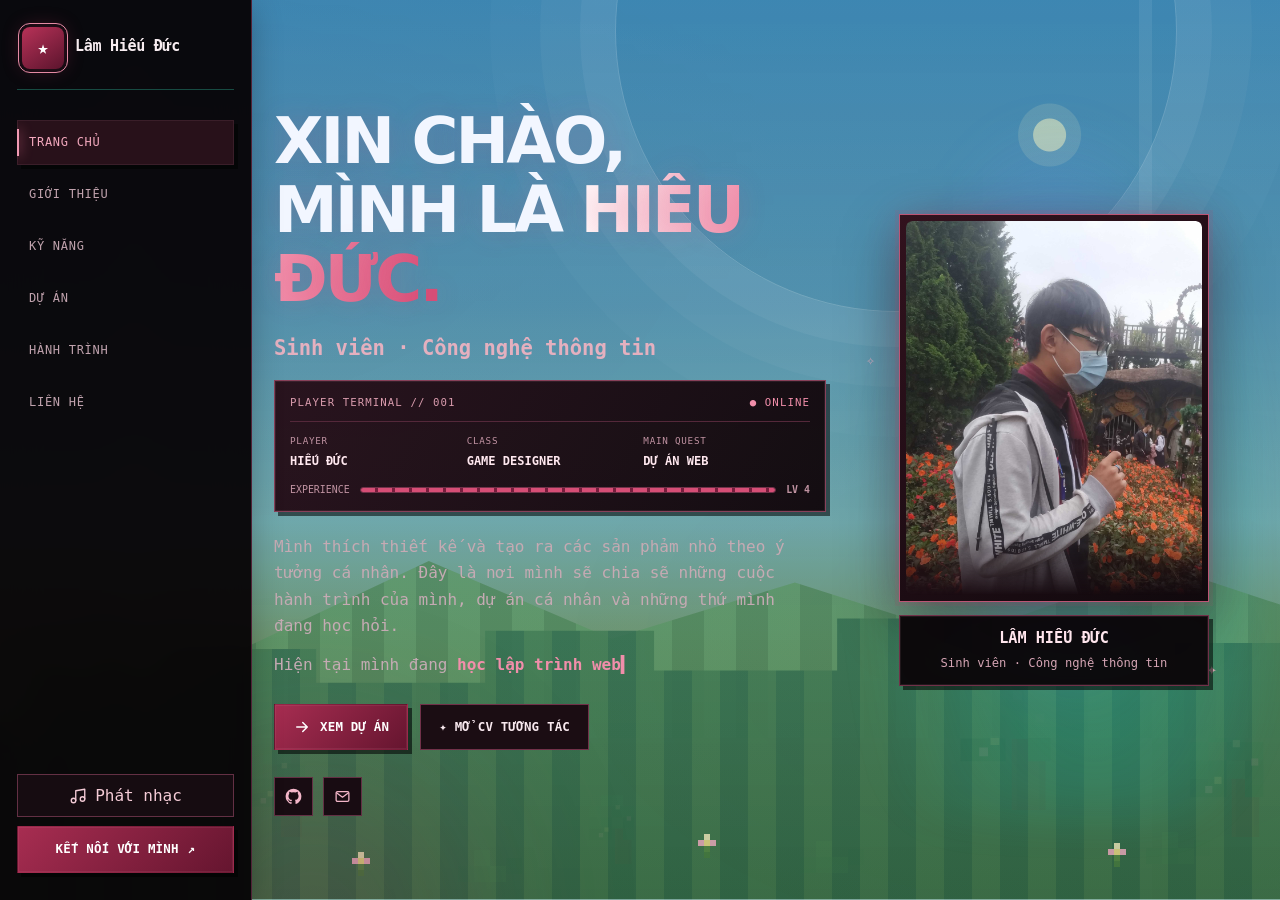
<file: CV-Lâm Hiếu Đức/CV-Lâm Hiếu Đức/index.html>
<!doctype html>
<html lang="vi">
<head>
  <meta charset="utf-8">
  <meta name="viewport" content="width=device-width, initial-scale=1">
  <meta name="description" content="Portfolio cá nhân của Lâm Hiếu Đức — sinh viên Trí tuệ nhân tạo và ứng dụng.">
  <title>Lâm Hiếu Đức — Digital CV</title>
  <link rel="stylesheet" href="style.css">
</head>
<body>
  <div class="app" id="app">
    <div class="pixel-forest-scene" id="pixelForestScene" aria-hidden="true">
      <span class="pixel-cloud cloud-a"></span><span class="pixel-cloud cloud-b"></span><span class="pixel-cloud cloud-c"></span>
      <span class="pixel-forest-tree tree-a"></span><span class="pixel-forest-tree tree-b"></span>
      <span class="pixel-forest-tree tree-c"></span><span class="pixel-forest-tree tree-d"></span>
      <span class="pixel-forest-tree tree-e"></span>
      <span class="pixel-forest-shrub shrub-a"></span><span class="pixel-forest-shrub shrub-b"></span>
      <span class="pixel-forest-shrub shrub-c"></span><span class="pixel-forest-shrub shrub-d"></span>
      <span class="pixel-forest-hill far-hill"></span><span class="pixel-forest-hill"></span>
      <span class="pixel-forest-flower" style="--flower-x:8%;--flower-y:7%"></span>
      <span class="pixel-forest-flower" style="--flower-x:28%;--flower-y:4%"></span>
      <span class="pixel-forest-flower" style="--flower-x:55%;--flower-y:6%"></span>
      <span class="pixel-forest-flower" style="--flower-x:87%;--flower-y:5%"></span>
    </div>
    <header class="site-header">
      <div class="shell nav-wrap">
        <a class="brand" href="#home" aria-label="Về đầu trang">
          <span class="brand-mark">★</span>
          <span class="brand-copy"><strong>Lâm Hiếu Đức</strong><span></span></span>
        </a>
        <nav class="nav-links" id="navLinks" aria-label="Điều hướng chính">
          <a href="#home" class="active">Trang chủ</a>
          <a href="#about">Giới thiệu</a>
          <a href="#skills">Kỹ năng</a>
          <a href="#projects">Dự án</a>
          <a href="#journey">Hành trình</a>
          <a href="#contact">Liên hệ</a>
        </nav>
        <div class="nav-actions">
          <button class="icon-button" id="musicToggle" type="button" aria-pressed="false" title="Phát hoặc tạm dừng nhạc nền" aria-label="Phát nhạc nền">
            <svg viewBox="0 0 24 24" fill="none" stroke="currentColor" stroke-width="1.8" stroke-linecap="round" stroke-linejoin="round" aria-hidden="true"><path d="M9 18V5l12-2v13"/><circle cx="6" cy="18" r="3"/><circle cx="18" cy="16" r="3"/></svg>
            <span id="musicLabel">Phát nhạc</span>
          </button>
          <a class="button button-primary" href="#contact">Kết nối với mình <span aria-hidden="true">↗</span></a>
        </div>
        <button class="menu-button" id="menuToggle" type="button" aria-label="Mở menu" aria-expanded="false">
          <svg viewBox="0 0 24 24" width="20" height="20" fill="none" stroke="currentColor" stroke-width="2" stroke-linecap="round"><path d="M4 7h16M4 12h16M4 17h16"/></svg>
        </button>
      </div>
    </header>

    <main>
      <section class="hero page-view active-view" id="home">
        <div class="shell hero-grid">
          <div class="hero-copy">
            <div class="eyebrow"><span class="status-dot"></span> Đang học hỏi · Sẵn sàng cho cơ hội mới</div>
            <h1>Xin chào,<br>mình là <span class="gradient-text">Hiếu Đức.</span></h1>
            <p class="hero-role">Sinh viên · Công nghệ thông tin</p>
            <div class="player-hud" aria-label="Bảng trạng thái người chơi">
              <div class="player-hud-top"><span>PLAYER TERMINAL // 001</span><span class="player-hud-online">● ONLINE</span></div>
              <div class="player-hud-grid">
                <div class="player-hud-stat"><span>PLAYER</span><strong>HIẾU ĐỨC</strong></div>
                <div class="player-hud-stat"><span>CLASS</span><strong>GAME DESIGNER</strong></div>
                <div class="player-hud-stat"><span>MAIN QUEST</span><strong>DỰ ÁN WEB</strong></div>
              </div>
              <div class="player-hud-xp"><span>EXPERIENCE</span><div class="player-hud-meter"><i></i></div><strong>LV 4</strong></div>
            </div>
            <p class="hero-description">Mình thích thiết kế và tạo ra các sản phảm nhỏ theo ý tưởng cá nhân. Đây là nơi mình sẽ chia sẽ những cuộc hành trình của mình, dự án cá nhân và những thứ mình đang học hỏi.</p>
            <p class="hero-description" style="margin-top:-12px">Hiện tại mình đang <span class="typing" id="typedText">học lập trình web</span><span class="typing" aria-hidden="true">▍</span></p>
            <div class="hero-actions">
              <a class="button button-primary" href="#projects"><svg viewBox="0 0 24 24" fill="none" stroke="currentColor" stroke-width="2" stroke-linecap="round" stroke-linejoin="round" aria-hidden="true"><path d="M5 12h14M13 6l6 6-6 6"/></svg> Xem dự án</a>
              <button class="button button-secondary" id="printCV" type="button"><svg viewBox="0 0 24 24" fill="none" stroke="currentColor" stroke-width="1.8" stroke-linecap="round" stroke-linejoin="round" aria-hidden="true"><path d="M6 9V2h12v7M6 18H4a2 2 0 0 1-2-2v-5a2 2 0 0 1 2-2h16a2 2 0 0 1 2 2v5a2 2 0 0 1-2 2h-2"/><path d="M6 14h12v8H6z"/></svg> Lưu CV / PDF</button>
            </div>
            <div class="social-row" aria-label="Liên kết mạng xã hội">
              <a class="social-link" href="https://github.com/HieuDuc0065" target="_blank" rel="noreferrer" aria-label="GitHub" title="GitHub"><svg viewBox="0 0 24 24" fill="currentColor" aria-hidden="true"><path d="M12 .9a11.1 11.1 0 0 0-3.51 21.63c.56.1.76-.24.76-.54v-2.13c-3.1.68-3.75-1.31-3.75-1.31-.51-1.3-1.24-1.65-1.24-1.65-1.02-.7.08-.69.08-.69 1.13.08 1.72 1.16 1.72 1.16 1 1.72 2.62 1.22 3.26.93.1-.73.39-1.22.71-1.5-2.48-.28-5.09-1.24-5.09-5.52 0-1.22.44-2.22 1.16-3-.12-.28-.5-1.42.11-2.96 0 0 .95-.3 3.05 1.14a10.6 10.6 0 0 1 5.55 0c2.1-1.43 3.05-1.14 3.05-1.14.61 1.54.23 2.68.11 2.96.72.78 1.16 1.78 1.16 3 0 4.29-2.61 5.24-5.1 5.52.4.35.75 1.03.75 2.08v3.1c0 .3.2.65.77.54A11.1 11.1 0 0 0 12 .9Z"/></svg></a>
              <a class="social-link" href="mailto:duclh0065@ut.edu.vn" aria-label="Gửi email"><svg viewBox="0 0 24 24" fill="none" stroke="currentColor" stroke-width="1.8" stroke-linecap="round" stroke-linejoin="round" aria-hidden="true"><rect x="3" y="5" width="18" height="14" rx="2"/><path d="m4 7 8 6 8-6"/></svg></a>
            </div>
          </div>
          <div class="hero-art" aria-label="Ảnh profile cá nhân">
            <div class="hero-profile-card">
              <div class="profile-photo-halo"><img class="owner-profile-photo" src="./image/avatar.jpg" alt="Ảnh profile của Lâm Hiếu Đức"></div>
              <div class="hero-profile-caption"><strong>Lâm Hiếu Đức</strong><span>Sinh viên · Công nghệ thông tin</span></div>
            </div>
            <span class="sparkle one">✦</span><span class="sparkle two">✧</span><span class="sparkle three">✦</span>
            <img src="./image/avatar.jpg" alt="Minh họa nhân vật phong cách anime trong khung cảnh xanh đêm" fetchpriority="high">
            <div class="art-note"><span aria-hidden="true" style="font-size:1.4rem">✧</span><div><strong>Dream · Learn · Build</strong><span>Mỗi ngày tiến bộ một chút</span></div></div>
          </div>
        </div>
      </section>

      <div class="mini-strip" aria-label="Thông tin nhanh">
        <div class="shell strip-inner">
          <div class="strip-item"><span class="tiny-icon">✦</span><span>Ưu tiên <strong>học qua dự án</strong></span></div>
          <div class="strip-item"><span class="tiny-icon">↗</span><span>Mục tiêu <strong>tạo sản phẩm có ích</strong></span></div>
          <div class="strip-item"><span class="tiny-icon">♡</span><span>Luôn giữ tinh thần <strong>tò mò</strong></span></div>
        </div>
      </div>

      <section class="section page-view" id="about">
        <div class="shell">
          <div class="section-heading reveal">
            <div><div class="section-kicker">01 · About me</div><h2 class="section-title">Một chút về mình</h2></div>
            <p class="section-subtitle"></p>
          </div>
          <div class="about-grid">
            <article class="panel profile-panel reveal">
              <div class="profile-head">
                <div class="avatar"><img src="./image/avatar.jpg" alt="Ảnh đại diện minh họa"></div>
                <div><h3>Lâm Hiếu Đức</h3><p>Sinh viên · UTH</p><span class="skill-status"></span></div>
              </div>
              <div class="profile-facts">
                <div class="fact"><span class="fact-label">Ngành học</span><span class="fact-value">Công nghệ thông tin</span></div>
                <div class="fact"><span class="fact-label">Quan tâm</span><span class="fact-value">Web, thiết kế, ứng dụng</span></div>
                <div class="fact"><span class="fact-label">Sở thích</span><span class="fact-value">Thiết kế trò chơi, vẽ, lên ý tưởng</span></div>
              </div>
            </article>
            <article class="panel about-copy reveal">
              <p>Mình là một người thích lên các ý tưởng và thiết kế chúng thành các dự án nhỏ của riêng mình. Mình thích thiết kế giao diện, giải quyết các vấn đề qua các bài tập và cũng như là các dự án của mình.</p>
              <p>Mình tin rằng không cần bắt đầu với điều gì quá lớn. Quan trọng là học vững kiến thức cơ bản, thực hành đều đặn, biết nhận phản hồi và cải thiện từng phiên bản.</p>
              <div class="quote-line"><span class="quote-mark">“</span><span>Face the fear, build the future</span></div>
              <div class="chip-row"><span class="chip">Ham học hỏi</span><span class="chip">Tư duy logic</span><span class="chip">Làm việc nhóm</span><span class="chip">Kiên trì</span></div>
            </article>
          </div>
        </div>
      </section>

      <section class="section skills-section page-view" id="skills">
        <div class="shell">
          <div class="section-heading reveal">
            <div><div class="section-kicker">02 · Skills</div><h2 class="section-title">Những gì mình đang học</h2></div>
            <p class="section-subtitle"></p>
          </div>
          <div class="skills-grid">
            <article class="skill-card reveal"><div class="skill-icon"><svg viewBox="0 0 24 24" fill="none" stroke="currentColor" stroke-width="1.8" stroke-linecap="round" stroke-linejoin="round"><path d="m8 8-4 4 4 4M16 8l4 4-4 4M14 5l-4 14"/></svg></div><h3>HTML & CSS</h3><p>Xây dựng cấu trúc, bố cục và giao diện web responsive.</p><span class="skill-status">Đang thực hành</span></article>
            <article class="skill-card reveal"><div class="skill-icon"><svg viewBox="0 0 24 24" fill="none" stroke="currentColor" stroke-width="1.8" stroke-linecap="round" stroke-linejoin="round"><path d="M8 5 3 12l5 7M16 5l5 7-5 7M14 3l-4 18"/></svg></div><h3>JavaScript</h3><p>Tương tác DOM, sự kiện, hiệu ứng và logic phía trình duyệt.</p><span class="skill-status">Đang thực hành</span></article>
            <article class="skill-card reveal"><div class="skill-icon"><svg viewBox="0 0 24 24" fill="none" stroke="currentColor" stroke-width="1.8" stroke-linecap="round" stroke-linejoin="round"><path d="M8 5 3 12l5 7M16 5l5 7-5 7M14 3l-4 18"/></svg></div><h3>GD Script</h3><p>Thiết kế các dự án nhỏ từ các ý tưởng cá nhân.</p><span class="skill-status">Đang thực hành</span></article>
            <article class="skill-card reveal"><div class="skill-icon"><svg viewBox="0 0 24 24" fill="none" stroke="currentColor" stroke-width="1.8" stroke-linecap="round" stroke-linejoin="round"><ellipse cx="12" cy="5" rx="8" ry="3"/><path d="M4 5v14c0 1.7 3.6 3 8 3s8-1.3 8-3V5M4 12c0 1.7 3.6 3 8 3s8-1.3 8-3"/></svg></div><h3>SQL & Cơ sở dữ liệu</h3><p>Truy vấn, tổ chức dữ liệu và thiết kế bảng cơ bản.</p><span class="skill-status">Đang học</span></article>
            <article class="skill-card reveal"><div class="skill-icon"><svg viewBox="0 0 24 24" fill="none" stroke="currentColor" stroke-width="1.8" stroke-linecap="round" stroke-linejoin="round"><path d="M12 3 3 8l9 5 9-5-9-5Z"/><path d="m3 12 9 5 9-5M3 16l9 5 9-5"/></svg></div><h3>Thiết kế UI</h3><p>Sắp xếp nội dung, màu sắc, khoảng cách và trải nghiệm dùng.</p><span class="skill-status">Đang cải thiện</span></article>
            <article class="skill-card reveal"><div class="skill-icon"><svg viewBox="0 0 24 24" fill="none" stroke="currentColor" stroke-width="1.8" stroke-linecap="round" stroke-linejoin="round"><path d="M12 3v18M3 12h18M5.6 5.6l12.8 12.8M18.4 5.6 5.6 18.4"/><circle cx="12" cy="12" r="8.5"/></svg></div><h3>Tư duy giải quyết vấn đề</h3><p>Chia bài toán thành bước nhỏ, kiểm tra và sửa lỗi có hệ thống.</p><span class="skill-status">Rèn luyện mỗi ngày</span></article>
            <article class="skill-card reveal"><div class="skill-icon"><svg viewBox="0 0 24 24" fill="none" stroke="currentColor" stroke-width="1.8" stroke-linecap="round" stroke-linejoin="round"><path d="M16 21v-2a4 4 0 0 0-4-4H6a4 4 0 0 0-4 4v2M9 11a4 4 0 1 0 0-8 4 4 0 0 0 0 8ZM22 21v-2a4 4 0 0 0-3-3.87M16 3.13a4 4 0 0 1 0 7.75"/></svg></div><h3>Kỹ năng mềm</h3><p>Tự học, giao tiếp rõ ràng, phối hợp và quản lý thời gian.</p><span class="skill-status">Rèn luyện mỗi ngày</span></article>
          </div>
        </div>
      </section>

      <section class="section page-view" id="projects">
        <div class="shell">
          <div class="section-heading reveal">
            <div><div class="section-kicker">03 · Selected work</div><h2 class="section-title">Dự án nổi bật</h2></div>
            <p class="section-subtitle"></p>
          </div>
          <div class="projects-grid">
            <article class="panel project-card reveal">
              <div class="project-cover cover-purple"><div class="cover-icon"><svg viewBox="0 0 24 24" fill="none" stroke="currentColor" stroke-width="1.8" stroke-linecap="round" stroke-linejoin="round"><path d="m12 3 2.3 4.7L19.5 9l-3.7 3.6.9 5.2-4.7-2.5-4.7 2.5.9-5.2L4.5 9l5.2-1.3L12 3Z"/><path d="M4 21h16"/></svg></div><span class="cover-tag">Game</span></div>
              <div class="project-content"><div class="project-meta"><span class="status-dot"></span> Dự án cá nhân</div><h3>Desktop Companion</h3><p>Một người bạn nhỏ trên máy tính cùng bạn trò chuyện, chơi đùa.</p><div class="tag-list"><span class="tag">GD Script</span><span class="tag">Godot</span></div><a class="project-link" href="#contact">Tìm hiểu thêm <svg viewBox="0 0 24 24" fill="none" stroke="currentColor" stroke-width="2"><path d="M5 12h14M13 6l6 6-6 6"/></svg></a></div>
            </article>
            <article class="panel project-card reveal">
              <div class="project-cover cover-purple"><div class="cover-icon"><svg viewBox="0 0 24 24" fill="none" stroke="currentColor" stroke-width="1.8" stroke-linecap="round" stroke-linejoin="round"><path d="m12 3 2.3 4.7L19.5 9l-3.7 3.6.9 5.2-4.7-2.5-4.7 2.5.9-5.2L4.5 9l5.2-1.3L12 3Z"/><path d="M4 21h16"/></svg></div><span class="cover-tag">App</span></div>
              <div class="project-content"><div class="project-meta"><span class="status-dot"></span> Dự án đang phát triển</div><h3>App thời tiết</h3><p>Một App thời tiết theo đõi theo thời gian thật, thông báo cho người dùng thời tiết hiện tại trên điện thoại.</p><div class="tag-list"><span class="tag">Node.js</span><span class="tag">JavaScript</span><span class="tag">App</span></div><a class="project-link" href="#contact">Tìm hiểu thêm <svg viewBox="0 0 24 24" fill="none" stroke="currentColor" stroke-width="2"><path d="M5 12h14M13 6l6 6-6 6"/></svg></a></div>
            </article>
            <article class="panel project-card reveal">
              <div class="project-cover cover-teal"><div class="cover-icon"><svg viewBox="0 0 24 24" fill="none" stroke="currentColor" stroke-width="1.8" stroke-linecap="round" stroke-linejoin="round"><path d="M4 4h16v16H4z"/><path d="M8 8h8M8 12h5M8 16h8"/><path d="m16 12 2 2 3-4"/></svg></div><span class="cover-tag">Web · UI</span></div>
              <div class="project-content"><div class="project-meta"><span class="status-dot"></span> Bài tập / dự án học tập</div><h3>SafeCheck VN — giao diện web</h3><p>Thiết kế giao diện sáng, dễ đọc cho hồ sơ người dùng, báo cáo đã gửi và khu vực theo dõi thông tin.</p><div class="tag-list"><span class="tag">HTML</span><span class="tag">CSS</span><span class="tag">JavaScript</span></div><a class="project-link" href="#contact">Tìm hiểu thêm <svg viewBox="0 0 24 24" fill="none" stroke="currentColor" stroke-width="2"><path d="M5 12h14M13 6l6 6-6 6"/></svg></a></div>
            </article>
          </div>
        </div>
      </section>

      <section class="section journey-section page-view" id="journey">
        <div class="shell journey-grid">
          <article class="panel journey-intro reveal">
            <div class="section-kicker">04 · My journey</div>
            <h2 class="section-title" style="margin-bottom:14px">Học bằng cách làm</h2>
            <p>Mình đang xây nền tảng kiến thức thông qua môn học, bài thực hành và sản phẩm nhỏ. Mỗi dự án là một cơ hội để hiểu sâu hơn và cải thiện cách làm việc.</p>
            <div class="big-number">1% <span>better</span></div>
            <p style="font-size:.8rem;margin-bottom:0">Tiến bộ một chút mỗi ngày vẫn là tiến bộ.</p>
          </article>
          <article class="panel journey-list reveal">
            <div class="timeline">
              <div class="timeline-item"><div class="timeline-date">Giai đoạn hiện tại</div><h3>Học tập và củng cố nền tảng</h3><p>Rèn luyện lập trình web, cơ sở dữ liệu, làm các dự án nhỏ.</p></div>
              <div class="timeline-item"><div class="timeline-date">Thực hành liên tục</div><h3>Xây dựng dự án cá nhân</h3><p>Chia dự án thành từng chức năng nhỏ, kiểm thử, ghi chú lỗi và hoàn thiện dần.</p></div>
            </div>
          </article>
        </div>
      </section>

      <section class="contact-section page-view" id="contact">
        <div class="shell">
          <div class="contact-box reveal">
            <div>
              <div class="section-kicker">05 · Get in touch</div>
              <h2>Cùng kết nối và tạo ra điều thú vị nhé.</h2>
              <p>Mình luôn sẵn sàng trao đổi về công nghệ, dự án học tập hoặc cơ hội cùng nhau phát triển.</p>
              <div class="contact-details">
                <span class="contact-detail"><svg viewBox="0 0 24 24" fill="none" stroke="currentColor" stroke-width="1.8" stroke-linecap="round" stroke-linejoin="round"><rect x="3" y="5" width="18" height="14" rx="2"/><path d="m4 7 8 6 8-6"/></svg><span id="emailText">duclh0065@ut.edu.vn</span></span>
                <span class="contact-detail"><svg viewBox="0 0 24 24" fill="none" stroke="currentColor" stroke-width="1.8" stroke-linecap="round" stroke-linejoin="round"><circle cx="12" cy="12" r="10"/><path d="M2 12h20M12 2a15 15 0 0 1 0 20M12 2a15 15 0 0 0 0 20"/></svg><span>https://github.com/HieuDuc0065<small></small></span></span>
              </div>
            </div>
            <div class="contact-actions">
              <button class="button button-primary" id="copyEmail" type="button"><svg viewBox="0 0 24 24" fill="none" stroke="currentColor" stroke-width="1.8" stroke-linecap="round" stroke-linejoin="round"><rect x="8" y="8" width="13" height="13" rx="2"/><path d="M16 8V5a2 2 0 0 0-2-2H5a2 2 0 0 0-2 2v9a2 2 0 0 0 2 2h3"/></svg> Sao chép email</button>
              <a class="button button-secondary" href="mailto:email-cua-ban@example.com">Gửi email <span aria-hidden="true">↗</span></a>
            </div>
          </div>
        </div>
      </section>
    </main>

    <section id="simple-cv" aria-labelledby="cv-name">
      <div class="cv-container">
        <div class="cv-tools">
          <p class="cv-label"></p>
          <div class="cv-tool-actions">
            <label class="cv-action" for="cvPhotoInput">＋ Chọn ảnh cá nhân</label>
            <input id="cvPhotoInput" type="file" accept="image/*" aria-label="Chọn ảnh cá nhân">
            <button class="cv-action cv-action-primary" id="printSimpleCV" type="button">⎙ In CV / Lưu PDF</button>
          </div>
        </div>
        <header class="cv-top">
          <div class="cv-photo-wrap">
            <div class="cv-photo-placeholder" id="cvPhotoFrame"><img id="cvPhotoPreview" alt="Ảnh cá nhân" hidden> <span id="cvPhotoText">Ảnh cá nhân<br>Chọn ảnh để thêm</span></div>
            <label class="cv-action" for="cvPhotoInput">Tải ảnh lên</label>
          </div>
          <div>
            <p class="cv-headline">SINH VIÊN · CÔNG NGHỆ THÔNG TIN</p>
            <h1 id="cv-name">Lâm Hiếu Đức</h1>
            <p class="cv-subtitle">Công nghệ thông tin</p>
            <p class="cv-summary">Sinh viên yêu thích lập trình, công nghệ và phát triển sản phẩm số. Chủ động học hỏi qua bài thực hành, dự án cá nhân và làm việc theo từng mục tiêu rõ ràng. Mong muốn phát triển nền tảng kỹ thuật và kinh nghiệm thực tế trong môi trường chuyên nghiệp.</p>
          </div>
        </header>

        <div class="cv-section">
          <h2>Thông tin cá nhân</h2>
          <dl class="cv-info">
            <dt>Họ và tên</dt><dd>Lâm Hiếu Đức</dd>
            <dt>Email</dt><dd class="cv-contact">duclh0065@ut.edu.vn <span class="cv-note"></span></dd>
            <dt>Điện thoại</dt><dd>0813341914</dd>
            <dt>Địa chỉ</dt><dd>Việt Nam</dd>
            <dt>GitHub / LinkedIn</dt><dd><span class="cv-link">https://github.com/HieuDuc0065</span></dd>
          </dl>
        </div>

        <div class="cv-columns">
          <div class="cv-section">
            <h2>Học vấn</h2>
            <article class="cv-entry">
              <h3>Công nghệ thông tin</h3>
              <p class="cv-meta">UTH · 2023 – 2026</p>
              <p>Đang học các kiến thức nền tảng về lập trình, cơ sở dữ liệu, mạng máy tính và ứng dụng công nghệ.</p>
            </article>
          </div>
          <div class="cv-section">
            <h2>Kinh nghiệm</h2>
            <article class="cv-entry">
              <h3>Thực hành lập trình và làm việc nhóm</h3>
              <p class="cv-meta">Bài tập học phần / dự án cá nhân</p>
              <p>Phân tích yêu cầu, xây dựng chức năng nhỏ, kiểm thử kết quả và khắc phục lỗi. Đây là kinh nghiệm học tập mẫu; thay bằng công việc, thực tập hoặc nhiệm vụ thực tế của bạn nếu có.</p>
            </article>
          </div>
        </div>

        <div class="cv-section">
          <h2>Dự án / Hoạt động</h2>
          <div class="cv-columns">
            <article class="cv-entry">
              <h3>App thời tiết</h3>
              <p class="cv-meta">HTML · CSS · JavaScript</p>
              <p>Một App thời tiết theo đõi theo thời gian thật, thông báo cho người dùng thời tiết hiện tại trên điện thoại</p>
            </article>
            <article class="cv-entry">
              <h3>Desktop Companion — Người bạn nhỏ trên máy tính</h3>
              <p class="cv-meta">GD Script · Godot</p>
              <p>Một người bạn nhỏ trên máy tính cùng bạn trò chuyện, chơi đùa.</p>
            </article>
            <article class="cv-entry">
              <h3>SafeCheck VN — giao diện web</h3>
              <p class="cv-meta">HTML · CSS · JavaScript</p>
              <p>Thực hành thiết kế giao diện hồ sơ, theo dõi báo cáo và sắp xếp nội dung hướng tới trải nghiệm dễ sử dụng.</p>
            </article>
          </div>
        </div>

        <div class="cv-columns">
          <div class="cv-section">
            <h2>Chứng chỉ</h2>
            <article class="cv-entry">
              <h3>Chứng chỉ / khóa học đã hoàn thành</h3>
              <p class="cv-meta">Tên đơn vị cấp · Năm cấp</p>
              <p>Thêm tên chứng chỉ, đơn vị cấp và thời gian sau khi hoàn thành. Nếu chưa có, bạn có thể thay bằng “Đang cập nhật” hoặc xóa mục này.</p>
            </article>
          </div>
          <div class="cv-section">
            <h2>Kỹ năng</h2>
            <div class="cv-skill-list">
              <span class="cv-pill">HTML & CSS</span><span class="cv-pill">JavaScript cơ bản</span>
              <span class="cv-pill">Python cơ bản</span><span class="cv-pill">SQL</span>
              <span class="cv-pill">Tự học</span><span class="cv-pill">Làm việc nhóm</span>
            </div>
          </div>
        </div>

        <div class="cv-section">
          <h2>Sở thích</h2>
          <div class="cv-hobby-list"><span class="cv-pill">Lập trình dự án nhỏ</span><span class="cv-pill">Khám phá công nghệ mới</span><span class="cv-pill">Trò chơi điện tử</span><span class="cv-pill">Âm nhạc</span><span class="cv-pill">Học hỏi kỹ năng mới</span></div>
        </div>
        <div class="cv-footer"><span>CV</span></div>
      </div>
    </section>
    <footer><div class="shell footer-inner"><span>© <span id="year"></span> <strong>Lâm Hiếu Đức</strong></span><span>Thiết kế bằng HTML, CSS và JavaScript · Made with ♡</span><span>Nhạc nền: <a href="https://amclassical.com/" target="_blank" rel="noopener">A-M Classical</a> (CC BY)</span></div></footer>
    <button class="back-top" id="backTop" type="button" aria-label="Lên đầu trang"><svg viewBox="0 0 24 24" fill="none" stroke="currentColor" stroke-width="2" stroke-linecap="round" stroke-linejoin="round"><path d="m18 15-6-6-6 6M12 9v12"/></svg></button>
    <div class="toast" id="toast" role="status" aria-live="polite"></div>
  </div>

  <script src="script.js" defer></script>
</body>
</html>
</file>
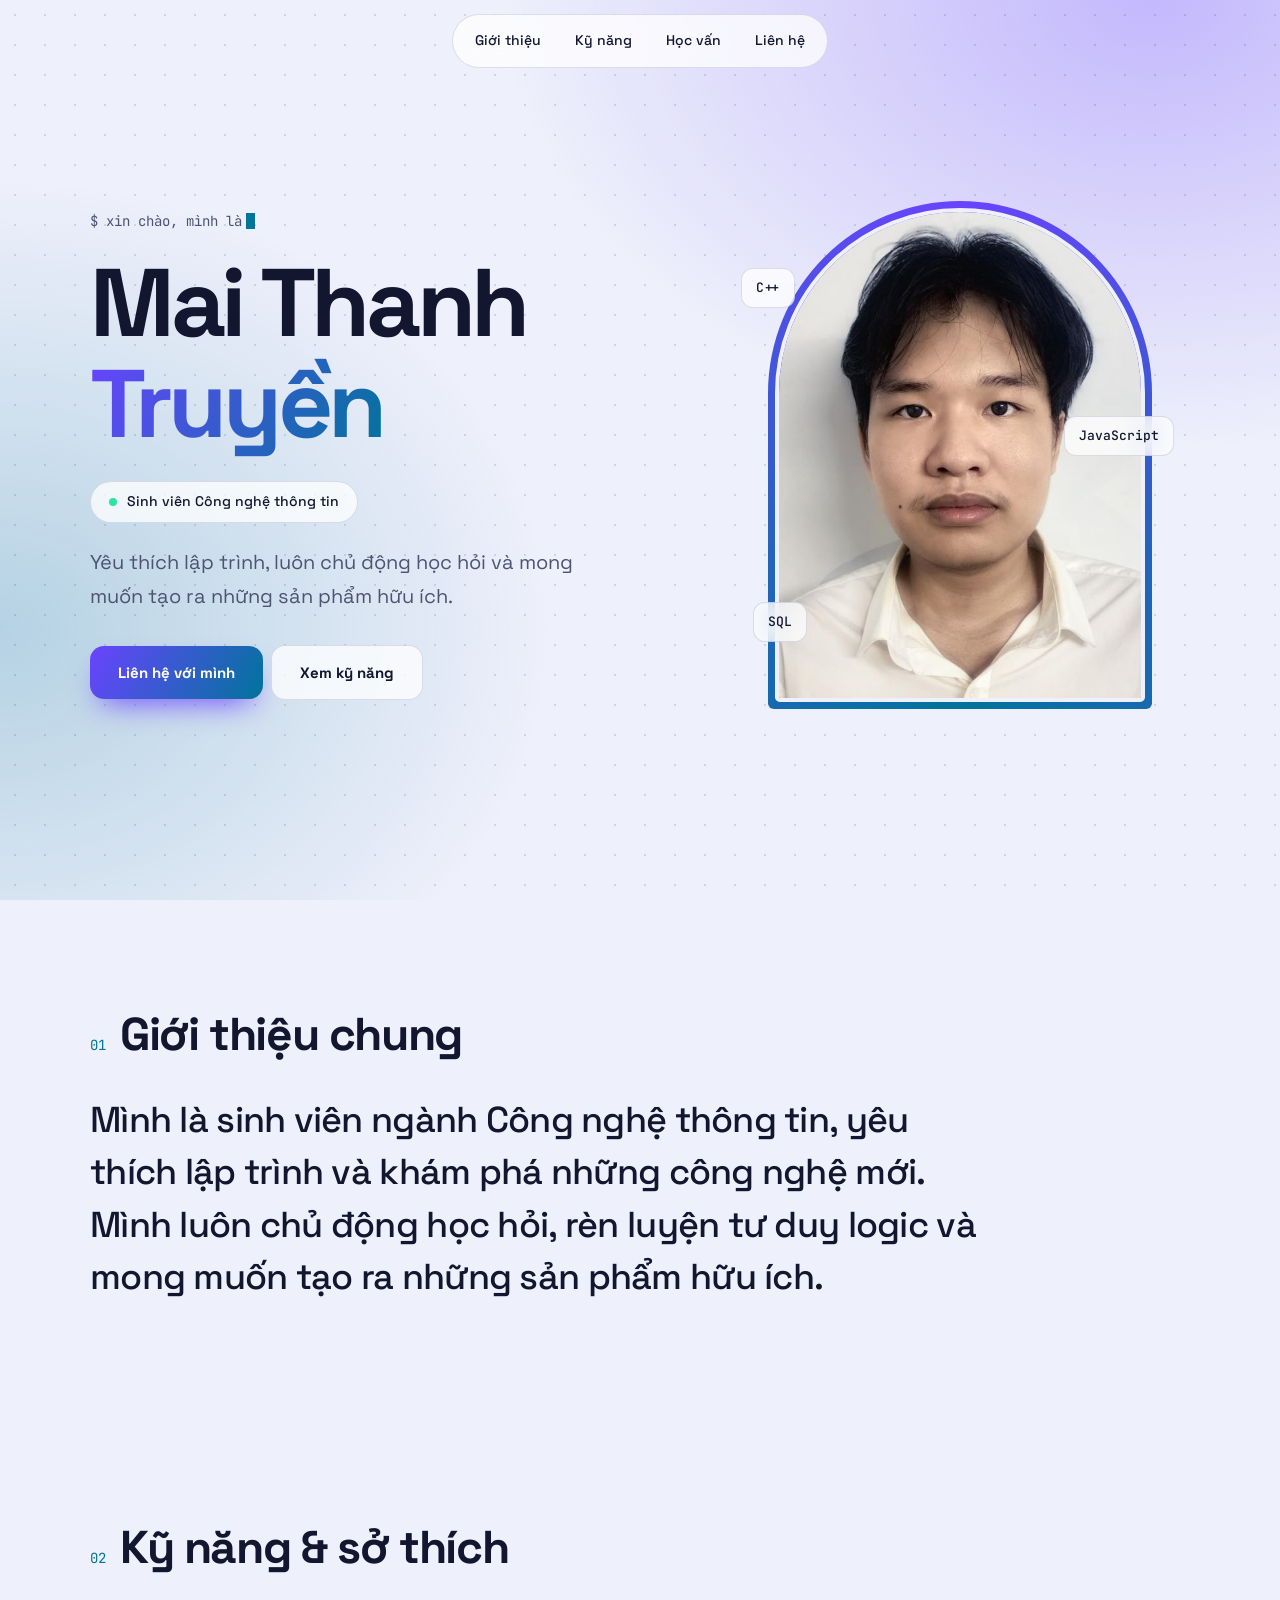
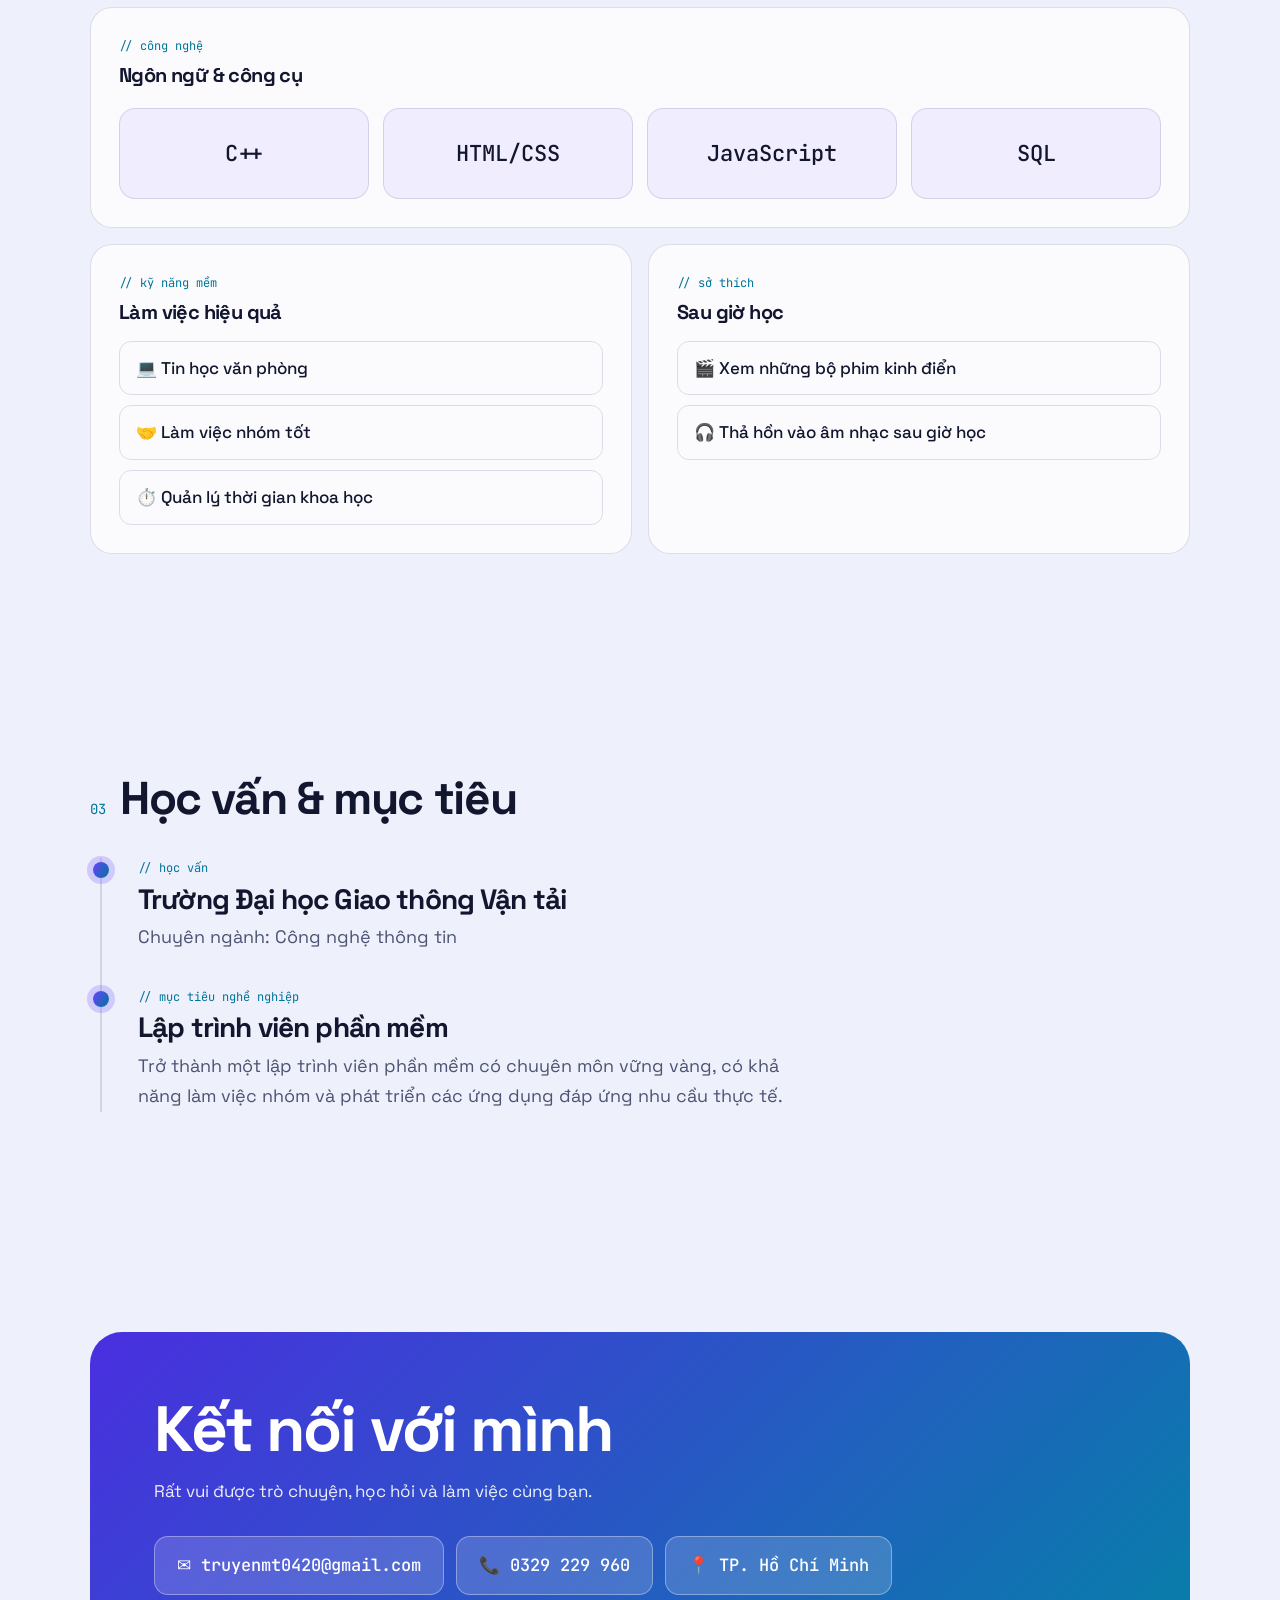
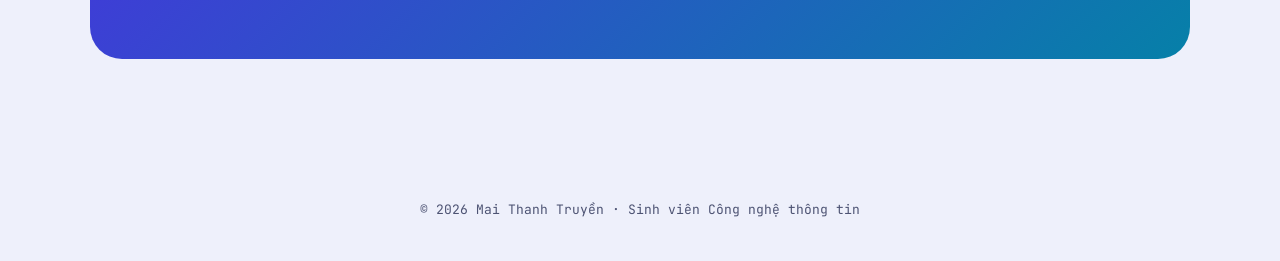
<file: CV-Mai Thanh Truyền/CV-Mai Thanh Truyền/index.html>
<!doctype html>
<html lang="vi">
<head>
<meta charset="UTF-8">
<meta name="viewport" content="width=device-width, initial-scale=1, viewport-fit=cover">
<meta name="color-scheme" content="light">
<title>Mai Thanh Truyền — Trang giới thiệu cá nhân</title>
<script>document.documentElement.classList.add('js')</script>
<link rel="preconnect" href="https://fonts.googleapis.com">
<link rel="preconnect" href="https://fonts.gstatic.com" crossorigin>
<link href="https://fonts.googleapis.com/css2?family=JetBrains+Mono:wght@400;500&family=Space+Grotesk:wght@400;500;700&display=swap" rel="stylesheet">
<link rel="stylesheet" href="style.css">
<script src="script.js" defer></script>
</head>
<body>
<div class="glow"></div>
<nav class="nav" aria-label="Điều hướng chính">
  <a href="#about">Giới thiệu</a><a href="#skills">Kỹ năng</a><a href="#edu">Học vấn</a><a href="#contact">Liên hệ</a>
</nav>

<main>
<section class="hero" id="top">
  <div class="wrap">
    <div class="rv">
      <p class="hi mono">$ xin chào, mình là<i class="cur"></i></p>
      <h1>Mai Thanh <span class="g">Truyền</span></h1>
      <span class="role">Sinh viên Công nghệ thông tin</span>
      <p class="lead">Yêu thích lập trình, luôn chủ động học hỏi và mong muốn tạo ra những sản phẩm hữu ích.</p>
      <a class="btn p" href="#contact">Liên hệ với mình</a><a class="btn o" href="#skills">Xem kỹ năng</a>
    </div>
    <div class="ph rv" style="--d:.15s">
      <div class="ring"></div>
      <img src="avatar.jpg" alt="Ảnh chân dung Mai Thanh Truyền">
      <span class="fl mono">C++</span><span class="fl mono">JavaScript</span><span class="fl mono">SQL</span>
    </div>
  </div>
</section>

<section id="about">
  <div class="wrap">
    <div class="sh rv"><span class="mono">01</span><h2>Giới thiệu chung</h2></div>
    <div>
      <p class="big rv">Mình là sinh viên ngành Công nghệ thông tin, yêu thích lập trình và khám phá những công nghệ mới. Mình luôn chủ động học hỏi, rèn luyện tư duy logic và mong muốn tạo ra những sản phẩm hữu ích.</p>
    </div>
  </div>
</section>

<section id="skills">
  <div class="wrap">
    <div class="sh rv"><span class="mono">02</span><h2>Kỹ năng &amp; sở thích</h2></div>
    <div class="bento">
      <div class="t w6 rv"><span class="lb mono">// công nghệ</span><h3>Ngôn ngữ &amp; công cụ</h3>
        <div class="tech mono"><div class="tk">C++</div><div class="tk">HTML/CSS</div><div class="tk">JavaScript</div><div class="tk">SQL</div></div></div>
      <div class="t w3 rv"><span class="lb mono">// kỹ năng mềm</span><h3>Làm việc hiệu quả</h3>
        <ul class="ls"><li>💻 Tin học văn phòng</li><li>🤝 Làm việc nhóm tốt</li><li>⏱️ Quản lý thời gian khoa học</li></ul></div>
      <div class="t w3 rv" style="--d:.12s"><span class="lb mono">// sở thích</span><h3>Sau giờ học</h3>
        <ul class="ls"><li>🎬 Xem những bộ phim kinh điển</li><li>🎧 Thả hồn vào âm nhạc sau giờ học</li></ul></div>
    </div>
  </div>
</section>

<section id="edu">
  <div class="wrap">
    <div class="sh rv"><span class="mono">03</span><h2>Học vấn &amp; mục tiêu</h2></div>
    <div class="tl">
      <div class="ti rv"><small class="mono">// học vấn</small><h3>Trường Đại học Giao thông Vận tải</h3><p>Chuyên ngành: Công nghệ thông tin</p></div>
      <div class="ti rv" style="--d:.12s"><small class="mono">// mục tiêu nghề nghiệp</small><h3>Lập trình viên phần mềm</h3><p>Trở thành một lập trình viên phần mềm có chuyên môn vững vàng, có khả năng làm việc nhóm và phát triển các ứng dụng đáp ứng nhu cầu thực tế.</p></div>
    </div>
  </div>
</section>

<section id="contact">
  <div class="wrap">
    <div class="cc rv">
      <h2>Kết nối với mình</h2>
      <p>Rất vui được trò chuyện, học hỏi và làm việc cùng bạn.</p>
      <div class="cl mono">
        <a href="mailto:truyenmt0420@gmail.com">✉ truyenmt0420@gmail.com</a>
        <a href="tel:0329229960">📞 0329 229 960</a>
        <span>📍 TP. Hồ Chí Minh</span>
      </div>
    </div>
  </div>
</section>
</main>

<footer class="mono">© 2026 Mai Thanh Truyền · Sinh viên Công nghệ thông tin</footer>

</body>
</html>
</file>
<file: CV-Lâm Hiếu Đức/CV-Lâm Hiếu Đức/style.css>
:root {
      --site-primary: #4f91ff;
      --site-secondary: #0d1a31;
      --site-background: #07101f;
      --site-on-primary: #ffffff;
      --site-on-secondary: #f2f6ff;
      --site-on-background: #eaf0ff;
      --site-font-body: Inter, ui-sans-serif, system-ui, -apple-system, BlinkMacSystemFont, "Segoe UI", sans-serif;
      --site-font-heading: Inter, ui-sans-serif, system-ui, -apple-system, BlinkMacSystemFont, "Segoe UI", sans-serif;
      --site-heading-scale: 1;
      --site-spacing-scale: 1;
      --site-radius-scale: 1;
      --site-decoration-opacity: 1;
      --accent: var(--site-primary);
      --accent-soft: #9bc6ff;
      --text: light-dark(#17243b, #eaf0ff);
      --muted: light-dark(#586a86, #9aaccb);
      --surface: light-dark(#ffffff, #0c172b);
      --surface-raised: light-dark(#f6f9ff, #111f37);
      --surface-border: light-dark(#dbe5f5, #203451);
      --shadow: 0 20px 55px rgb(0 0 0 / 18%);
      font-family: var(--site-font-body);
      color-scheme: dark;
    }

    * { box-sizing: border-box; }
    html { scroll-behavior: smooth; scroll-padding-top: 92px; }
    body {
      margin: 0;
      background: light-dark(#eef3fc, var(--site-background));
      color: var(--text);
      font-family: var(--site-font-body);
      line-height: 1.65;
    }
    button, a { -webkit-tap-highlight-color: transparent; }
    a { color: inherit; text-decoration: none; }
    button { font: inherit; }
    button:focus-visible, a:focus-visible { outline: 3px solid var(--accent-soft); outline-offset: 3px; }
    ::selection { background: var(--accent); color: #fff; }

    .app {
      min-height: 100vh;
      width: 100%;
      overflow: clip;
      background-color: var(--site-background);
      background-color: light-dark(color-mix(in srgb, var(--site-background) 8%, #ffffff), var(--site-background));
      color: var(--site-on-background);
      border-radius: 0;
    }
    .shell { width: min(1160px, calc(100% - 44px)); margin-inline: auto; }
    .site-header {
      position: sticky;
      top: 0;
      z-index: 30;
      background: light-dark(rgb(247 250 255 / 88%), rgb(7 16 31 / 82%));
      border-bottom: 1px solid var(--surface-border);
      backdrop-filter: blur(18px);
    }
    .nav-wrap { min-height: 76px; display: flex; align-items: center; justify-content: space-between; gap: 22px; }
    .brand { display: inline-flex; align-items: center; gap: 11px; flex-shrink: 0; }
    .brand-mark {
      display: grid; place-items: center; width: 42px; height: 42px; border-radius: calc(14px * var(--site-radius-scale));
      background: linear-gradient(145deg, var(--accent), #7b6dff); color: #fff; font-weight: 900; font-size: 1.15rem;
      box-shadow: 0 8px 22px rgb(79 145 255 / 28%);
    }
    .brand-copy { display: grid; line-height: 1.25; }
    .brand-copy strong { font-size: .94rem; letter-spacing: -.02em; }
    .brand-copy span { font-size: .72rem; color: var(--muted); margin-top: 4px; }
    .nav-links { display: flex; align-items: center; gap: 5px; }
    .nav-links a { color: var(--muted); font-size: .88rem; padding: 10px 13px; border-radius: 12px; transition: background .2s ease, color .2s ease; }
    .nav-links a:hover, .nav-links a.active { background: light-dark(#e3edff, #132846); color: var(--accent); }
    .nav-actions { display: flex; gap: 9px; align-items: center; }
    .icon-button, .menu-button {
      border: 1px solid var(--surface-border); background: var(--surface); color: var(--text); border-radius: 13px;
      min-width: 43px; height: 43px; padding: 0 13px; cursor: pointer; display: inline-flex; gap: 8px; align-items: center; justify-content: center;
      transition: transform .2s ease, border-color .2s ease, background .2s ease;
    }
    .icon-button:hover, .menu-button:hover { transform: translateY(-2px); border-color: var(--accent); }
    .menu-button { display: none; }
    .button { display: inline-flex; align-items: center; justify-content: center; gap: 9px; padding: 12px 18px; border-radius: 14px; border: 1px solid transparent; font-weight: 750; font-size: .91rem; cursor: pointer; transition: transform .2s ease, box-shadow .2s ease, background .2s ease; }
    .button:hover { transform: translateY(-3px); }
    .button-primary { color: var(--site-on-primary); background: linear-gradient(135deg, var(--accent), #6f8dff); box-shadow: 0 12px 25px rgb(79 145 255 / 23%); }
    .button-primary:hover { box-shadow: 0 15px 32px rgb(79 145 255 / 34%); }
    .button-secondary { color: var(--text); background: var(--surface); border-color: var(--surface-border); }
    .button-secondary:hover { border-color: var(--accent); }
    .button svg, .icon-button svg, .section-icon svg { width: 18px; height: 18px; flex: 0 0 auto; }

    .hero {
      position: relative; isolation: isolate; overflow: hidden; min-height: 550px;
      background: radial-gradient(ellipse at 78% 24%, rgb(105 91 255 / 34%), transparent 31%),
                  radial-gradient(ellipse at 95% 78%, rgb(0 213 220 / 20%), transparent 30%),
                  radial-gradient(ellipse at 8% 92%, rgb(236 72 153 / 17%), transparent 28%),
                  linear-gradient(125deg, #071326 0%, #101d45 42%, #22205b 72%, #0a3044 100%);
      color: var(--site-on-secondary);
      border-bottom: 1px solid rgb(140 182 255 / 18%);
    }
    .hero::before, .hero::after { content: ""; position: absolute; pointer-events: none; opacity: var(--site-decoration-opacity); }
    .hero::before { width: 560px; height: 560px; right: 10%; top: -250px; border-radius: 50%; border: 1px solid rgb(172 195 255 / 22%); box-shadow: 0 0 0 35px rgb(155 198 255 / 5%), 0 0 0 75px rgb(155 198 255 / 4%), 0 0 0 125px rgb(155 198 255 / 2%), inset 0 0 90px rgb(125 110 255 / 9%); z-index: -1; }
    .hero::after { width: 300px; height: 300px; left: -90px; bottom: -170px; border-radius: 50%; background: #7c3aed; filter: blur(100px); opacity: calc(var(--site-decoration-opacity) * .34); }
    .hero-grid { display: grid; grid-template-columns: 1.02fr .98fr; align-items: center; gap: 25px; min-height: 550px; padding-block: calc(60px * var(--site-spacing-scale)); }
    .hero-copy { position: relative; z-index: 3; padding-block: 20px; }
    .eyebrow { display: inline-flex; align-items: center; gap: 9px; border: 1px solid rgb(155 198 255 / 26%); background: rgb(255 255 255 / 6%); color: #c5dcff; border-radius: 100px; padding: 7px 12px; font-size: .78rem; letter-spacing: .025em; }
    .status-dot { display: inline-block; width: 7px; height: 7px; border-radius: 50%; background: #63e5b1; box-shadow: 0 0 0 4px rgb(99 229 177 / 12%); }
    h1, h2, h3, p { margin-top: 0; }
    h1 { font-family: var(--site-font-heading); font-size: clamp(2.65rem, 5vw, calc(4.35rem * var(--site-heading-scale))); line-height: 1.08; letter-spacing: -.055em; margin: 23px 0 18px; max-width: 680px; }
    .gradient-text { background: linear-gradient(100deg, #fff 6%, #a8d2ff 47%, #9d9bff 95%); -webkit-background-clip: text; background-clip: text; color: transparent; }
    .hero-role { font-size: clamp(1.05rem, 1.7vw, 1.28rem); color: #c6d9fb; font-weight: 650; margin-bottom: 14px; }
    .hero-description { color: #b3c6e6; max-width: 540px; font-size: 1rem; margin-bottom: 25px; }
    .typing { color: #9cc7ff; font-weight: 750; }
    .hero-actions { display: flex; flex-wrap: wrap; gap: 12px; margin-bottom: 27px; }
    .hero .button-secondary { color: #edf4ff; background: rgb(255 255 255 / 7%); border-color: rgb(185 209 255 / 22%); }
    .hero .button-secondary:hover { background: rgb(255 255 255 / 12%); }
    .social-row { display: flex; flex-wrap: wrap; gap: 10px; align-items: center; }
    .social-link { width: 39px; height: 39px; display: grid; place-items: center; border-radius: 12px; border: 1px solid rgb(184 209 255 / 19%); background: rgb(255 255 255 / 5%); color: #dceaff; transition: background .2s, transform .2s; }
    .social-link:hover { background: rgb(79 145 255 / 24%); transform: translateY(-3px); }
    .social-link svg { width: 17px; height: 17px; }
    .hero-art { min-height: 440px; position: relative; display: flex; justify-content: center; align-items: end; align-self: stretch; }
    .hero-art::before { content: ""; position: absolute; inset: 8% 0 3%; border-radius: 50% 50% 24% 24%; background: radial-gradient(ellipse at 50% 42%, rgb(111 130 255 / 44%), transparent 53%), radial-gradient(ellipse at 60% 66%, rgb(0 220 218 / 22%), transparent 68%); filter: blur(22px); }
    .hero-art img { position: absolute; bottom: -2px; right: -24px; width: min(112%, 570px); height: 500px; object-fit: contain; object-position: center bottom; border-radius: 0; mask-image: linear-gradient(to bottom, black 82%, transparent 100%); filter: drop-shadow(0 20px 45px rgb(0 0 0 / 28%)); }
    .art-note { position: absolute; bottom: 30px; right: 0; display: flex; align-items: center; gap: 10px; border: 1px solid rgb(193 215 255 / 20%); background: rgb(8 21 41 / 82%); color: #e7f0ff; padding: 12px 15px; border-radius: 15px; backdrop-filter: blur(10px); font-size: .78rem; box-shadow: 0 12px 28px rgb(0 0 0 / 18%); }
    .art-note strong { display: block; font-size: .84rem; }
    .art-note span { color: #a8c3eb; }
    .sparkle { position: absolute; color: #bbd9ff; opacity: .8; animation: twinkle 3.6s ease-in-out infinite; }
    .sparkle.one { top: 19%; right: 16%; font-size: 1.4rem; }
    .sparkle.two { top: 37%; left: 4%; font-size: .9rem; animation-delay: 1.2s; }
    .sparkle.three { bottom: 20%; right: 10%; font-size: 1.1rem; animation-delay: 2s; }

    .mini-strip { background: light-dark(#e6efff, #0a1527); border-bottom: 1px solid var(--surface-border); }
    .strip-inner { display: flex; align-items: center; justify-content: space-between; gap: 18px; flex-wrap: wrap; padding-block: 16px; }
    .strip-item { display: flex; align-items: center; gap: 10px; color: var(--muted); font-size: .85rem; }
    .strip-item strong { color: var(--text); }
    .tiny-icon { display: grid; place-items: center; width: 31px; height: 31px; background: light-dark(#fff, #12243e); border: 1px solid var(--surface-border); border-radius: 10px; color: var(--accent); }

    .section { padding-block: calc(76px * var(--site-spacing-scale)); }
    .section-heading { display: flex; align-items: end; justify-content: space-between; gap: 24px; margin-bottom: 27px; }
    .section-kicker { color: var(--accent); font-weight: 800; font-size: .76rem; text-transform: uppercase; letter-spacing: .15em; margin-bottom: 7px; }
    .section-title { font-size: clamp(1.8rem, 3vw, calc(2.45rem * var(--site-heading-scale))); line-height: 1.2; letter-spacing: -.045em; margin-bottom: 0; }
    .section-subtitle { color: var(--muted); max-width: 480px; margin: 0; font-size: .94rem; }
    .about-grid { display: grid; grid-template-columns: .9fr 1.1fr; gap: 22px; align-items: stretch; }
    .panel { background: var(--surface); border: 1px solid var(--surface-border); border-radius: calc(23px * var(--site-radius-scale)); box-shadow: 0 10px 30px rgb(10 28 58 / 5%); }
    .profile-panel { padding: 26px; display: flex; flex-direction: column; justify-content: space-between; min-height: 315px; overflow: hidden; position: relative; }
    .profile-panel::after { content: ""; position: absolute; right: -70px; top: -70px; width: 190px; height: 190px; border-radius: 50%; background: var(--accent); opacity: .07; }
    .profile-head { display: flex; gap: 16px; align-items: center; position: relative; z-index: 1; }
    .avatar { width: 76px; height: 76px; border-radius: 22px; overflow: hidden; flex: 0 0 auto; border: 2px solid light-dark(#d5e3fb, #284264); background: #152b4b; }
    .avatar img { width: 100%; height: 100%; object-fit: cover; object-position: 43% 23%; }
    .profile-head h3 { margin: 0 0 3px; font-size: 1.12rem; }
    .profile-head p { color: var(--muted); font-size: .84rem; margin: 0; }
    .profile-facts { display: grid; gap: 13px; margin-top: 26px; }
    .fact { display: flex; align-items: baseline; gap: 12px; font-size: .9rem; }
    .fact-label { flex: 0 0 105px; color: var(--muted); }
    .fact-value { color: var(--text); font-weight: 650; overflow-wrap: anywhere; }
    .about-copy { padding: 29px; display: flex; flex-direction: column; justify-content: center; }
    .about-copy p { color: var(--muted); margin-bottom: 16px; }
    .about-copy p:last-of-type { margin-bottom: 22px; }
    .quote-line { display: flex; gap: 10px; align-items: center; color: var(--text); font-weight: 750; font-size: .88rem; }
    .quote-mark { color: var(--accent); font-size: 1.8rem; line-height: 1; }
    .chip-row { display: flex; flex-wrap: wrap; gap: 8px; margin-top: 22px; }
    .chip { border: 1px solid var(--surface-border); background: var(--surface-raised); border-radius: 100px; padding: 6px 11px; font-size: .76rem; color: var(--muted); font-weight: 700; }

    .skills-section { background: light-dark(#e8f0fc, #091425); border-top: 1px solid var(--surface-border); border-bottom: 1px solid var(--surface-border); }
    .skills-grid { display: grid; grid-template-columns: repeat(4, minmax(0, 1fr)); gap: 14px; }
    .skill-card { background: var(--surface); border: 1px solid var(--surface-border); padding: 21px; border-radius: calc(18px * var(--site-radius-scale)); min-height: 162px; transition: transform .25s ease, border-color .25s ease, box-shadow .25s ease; }
    .skill-card:hover { transform: translateY(-5px); border-color: var(--accent); box-shadow: var(--shadow); }
    .skill-icon { width: 43px; height: 43px; display: grid; place-items: center; border-radius: 14px; background: light-dark(#e7f0ff, #142849); color: var(--accent); margin-bottom: 17px; }
    .skill-icon svg { width: 23px; height: 23px; }
    .skill-card h3 { font-size: 1rem; margin: 0 0 5px; }
    .skill-card p { color: var(--muted); font-size: .82rem; margin: 0; }
    .skill-status { margin-top: 13px; display: inline-flex; font-size: .7rem; color: var(--accent); background: light-dark(#eaf2ff, #142849); border-radius: 7px; padding: 3px 8px; font-weight: 800; }

    .projects-grid { display: grid; grid-template-columns: repeat(3, minmax(0, 1fr)); gap: 17px; }
    .project-card { overflow: hidden; transition: transform .25s ease, box-shadow .25s ease, border-color .25s ease; }
    .project-card:hover { transform: translateY(-6px); box-shadow: var(--shadow); border-color: var(--accent); }
    .project-cover { height: 155px; padding: 20px; position: relative; overflow: hidden; display: flex; align-items: end; background: linear-gradient(135deg, #112746, #1b4c88); color: white; }
    .project-cover::before, .project-cover::after { content: ""; position: absolute; border-radius: 50%; background: rgb(133 185 255 / 17%); }
    .project-cover::before { width: 180px; height: 180px; top: -95px; right: -25px; }
    .project-cover::after { width: 90px; height: 90px; top: 25px; right: 105px; border: 1px solid rgb(191 219 255 / 25%); background: transparent; }
    .cover-icon { position: relative; z-index: 1; display: grid; place-items: center; width: 55px; height: 55px; border-radius: 17px; background: rgb(255 255 255 / 13%); border: 1px solid rgb(255 255 255 / 20%); backdrop-filter: blur(8px); }
    .cover-icon svg { width: 30px; height: 30px; }
    .cover-tag { position: absolute; right: 16px; bottom: 17px; border-radius: 100px; background: rgb(3 13 30 / 35%); border: 1px solid rgb(221 236 255 / 25%); padding: 5px 9px; font-size: .69rem; color: #e0edff; }
    .cover-purple { background: linear-gradient(135deg, #211942, #5143a2); }
    .cover-teal { background: linear-gradient(135deg, #103940, #167c86); }
    .project-content { padding: 21px; }
    .project-meta { display: flex; align-items: center; gap: 8px; color: var(--accent); font-size: .72rem; font-weight: 800; margin-bottom: 9px; }
    .project-meta .status-dot { width: 6px; height: 6px; }
    .project-content h3 { font-size: 1.08rem; letter-spacing: -.02em; margin: 0 0 9px; }
    .project-content p { color: var(--muted); font-size: .84rem; margin-bottom: 16px; min-height: 67px; }
    .tag-list { display: flex; flex-wrap: wrap; gap: 6px; }
    .tag { font-size: .69rem; color: var(--muted); border: 1px solid var(--surface-border); border-radius: 7px; padding: 4px 7px; }
    .project-link { display: inline-flex; align-items: center; gap: 7px; margin-top: 18px; font-size: .82rem; color: var(--accent); font-weight: 800; }
    .project-link svg { width: 14px; height: 14px; transition: transform .2s ease; }
    .project-link:hover svg { transform: translateX(3px); }

    .journey-section { padding-top: 20px; }
    .journey-grid { display: grid; grid-template-columns: .85fr 1.15fr; gap: 22px; }
    .journey-intro { padding: 28px; background: linear-gradient(150deg, #102746, #0b1830); color: #eef5ff; border-color: #203e63; }
    .journey-intro .section-kicker { color: #93c2ff; }
    .journey-intro p { color: #b5c8e6; font-size: .9rem; }
    .journey-intro .big-number { font-size: 2.7rem; line-height: 1.1; font-weight: 850; letter-spacing: -.05em; color: white; margin: 26px 0 5px; }
    .journey-intro .big-number span { color: #8ebcff; }
    .journey-list { padding: 28px; }
    .timeline { display: grid; gap: 24px; }
    .timeline-item { position: relative; padding-left: 27px; }
    .timeline-item::before { content: ""; position: absolute; left: 0; top: 7px; width: 10px; height: 10px; border-radius: 50%; background: var(--accent); box-shadow: 0 0 0 5px light-dark(#e5efff, #162b49); }
    .timeline-item:not(:last-child)::after { content: ""; position: absolute; left: 4px; top: 24px; bottom: -27px; width: 2px; background: var(--surface-border); }
    .timeline-date { color: var(--accent); text-transform: uppercase; letter-spacing: .08em; font-size: .7rem; font-weight: 850; margin-bottom: 5px; }
    .timeline-item h3 { font-size: .98rem; margin: 0 0 6px; }
    .timeline-item p { color: var(--muted); font-size: .83rem; margin: 0; }

    .contact-section { padding-top: 20px; padding-bottom: calc(80px * var(--site-spacing-scale)); }
    .contact-box { position: relative; overflow: hidden; background: linear-gradient(115deg, #102849, #193d70 65%, #3e4e9c); color: #fff; padding: clamp(28px, 5vw, 55px); border-radius: calc(28px * var(--site-radius-scale)); display: grid; grid-template-columns: 1fr auto; gap: 25px; align-items: center; border: 1px solid rgb(175 208 255 / 25%); }
    .contact-box::after { content: ""; position: absolute; width: 300px; height: 300px; right: 17%; top: -200px; border: 1px solid rgb(220 237 255 / 16%); border-radius: 50%; box-shadow: 0 0 0 35px rgb(220 237 255 / 3%), 0 0 0 70px rgb(220 237 255 / 2%); pointer-events: none; }
    .contact-box .section-kicker { color: #9cc8ff; }
    .contact-box h2 { font-size: clamp(1.8rem, 3.4vw, 2.65rem); letter-spacing: -.045em; line-height: 1.2; margin-bottom: 12px; max-width: 650px; }
    .contact-box p { margin: 0; color: #c4d8f7; max-width: 590px; }
    .contact-actions { display: flex; gap: 10px; flex-wrap: wrap; position: relative; z-index: 1; }
    .contact-actions .button-secondary { color: white; background: rgb(255 255 255 / 8%); border-color: rgb(221 236 255 / 23%); }
    .contact-actions .button-secondary:hover { background: rgb(255 255 255 / 15%); }
    .contact-details { display: flex; flex-wrap: wrap; gap: 12px 22px; margin-top: 22px; color: #d3e4ff; font-size: .82rem; }
    .contact-detail { display: inline-flex; align-items: center; gap: 8px; }
    .contact-detail svg { width: 16px; height: 16px; color: #9cc8ff; }
    footer { border-top: 1px solid var(--surface-border); background: light-dark(#e7effb, #091425); }
    .footer-inner { padding-block: 22px; display: flex; align-items: center; justify-content: space-between; gap: 15px; color: var(--muted); font-size: .78rem; flex-wrap: wrap; }
    .footer-inner strong { color: var(--text); }
    .back-top { position: fixed; right: 22px; bottom: 22px; z-index: 20; width: 45px; height: 45px; display: grid; place-items: center; border: 1px solid var(--surface-border); color: var(--text); background: var(--surface); border-radius: 15px; box-shadow: var(--shadow); opacity: 0; pointer-events: none; transform: translateY(9px); transition: opacity .2s, transform .2s; }
    .back-top.visible { opacity: 1; pointer-events: auto; transform: translateY(0); }
    .back-top svg { width: 19px; height: 19px; }
    .toast { position: fixed; left: 50%; bottom: 24px; transform: translate(-50%, 15px); z-index: 60; background: #14243d; color: white; border: 1px solid #35547f; border-radius: 12px; padding: 10px 16px; font-size: .84rem; box-shadow: var(--shadow); opacity: 0; pointer-events: none; transition: .25s ease; }
    .toast.show { opacity: 1; transform: translate(-50%, 0); }
    .reveal { opacity: 0; transform: translateY(20px); transition: opacity .7s ease, transform .7s ease; }
    .reveal.is-visible { opacity: 1; transform: translateY(0); }
    .reduce-motion * { animation-duration: .01ms !important; transition-duration: .01ms !important; scroll-behavior: auto !important; }

    @keyframes twinkle { 0%, 100% { transform: scale(.85) rotate(0deg); opacity: .45; } 50% { transform: scale(1.15) rotate(20deg); opacity: 1; } }
    @keyframes float { 0%, 100% { transform: translateY(0); } 50% { transform: translateY(-7px); } }

    @media (prefers-reduced-motion: reduce) { *, *::before, *::after { scroll-behavior: auto !important; animation-duration: .01ms !important; animation-iteration-count: 1 !important; transition-duration: .01ms !important; } }
    @media (max-width: 980px) {
      .nav-links { gap: 0; }
      .nav-links a { padding: 9px 8px; font-size: .81rem; }
      .nav-actions .button { display: none; }
      .hero-grid { grid-template-columns: 1fr .8fr; min-height: 505px; }
      .hero-art { min-height: 420px; }
      .hero-art img { height: 420px; right: -35px; }
      .skills-grid { grid-template-columns: repeat(3, minmax(0, 1fr)); }
      .projects-grid { grid-template-columns: repeat(2, minmax(0, 1fr)); }
      .projects-grid .project-card:last-child { grid-column: span 2; }
      .projects-grid .project-card:last-child .project-content p { min-height: auto; }
    }
    @media (max-width: 740px) {
      .shell { width: min(100% - 30px, 600px); }
      .nav-wrap { min-height: 68px; }
      .menu-button { display: inline-flex; }
      .nav-links { display: none; position: absolute; left: 15px; right: 15px; top: 69px; padding: 9px; border: 1px solid var(--surface-border); border-radius: 17px; background: var(--surface); box-shadow: var(--shadow); flex-direction: column; align-items: stretch; }
      .nav-links.open { display: flex; }
      .nav-links a { padding: 11px 13px; font-size: .9rem; }
      .hero-grid { display: flex; flex-direction: column; align-items: stretch; gap: 0; padding-top: 40px; min-height: auto; }
      .hero-copy { padding: 12px 0 0; }
      h1 { font-size: clamp(2.55rem, 13vw, 4rem); }
      .hero-description { font-size: .94rem; }
      .hero-art { width: 100%; min-height: 270px; margin-top: 5px; }
      .hero-art img { position: relative; right: auto; bottom: -5px; display: block; width: min(100%, 360px); height: 310px; margin: auto; object-position: 46% 25%; }
      .art-note { right: 2px; bottom: 18px; }
      .sparkle.one { right: 12%; top: 9%; }
      .strip-inner { display: grid; grid-template-columns: 1fr 1fr; gap: 12px; }
      .strip-item { font-size: .78rem; }
      .section { padding-block: 54px; }
      .section-heading { align-items: start; flex-direction: column; gap: 11px; }
      .about-grid, .journey-grid { grid-template-columns: 1fr; }
      .profile-panel { min-height: 0; }
      .skills-grid { grid-template-columns: repeat(2, minmax(0, 1fr)); gap: 10px; }
      .skill-card { padding: 16px; min-height: 150px; }
      .projects-grid { grid-template-columns: 1fr; }
      .projects-grid .project-card:last-child { grid-column: auto; }
      .projects-grid .project-card:last-child .project-content p { min-height: auto; }
      .contact-box { grid-template-columns: 1fr; padding: 28px 23px; }
      .footer-inner { align-items: flex-start; flex-direction: column; }
    }
    @media (max-width: 410px) {
      .brand-copy strong { font-size: .85rem; }
      .brand-copy span { font-size: .67rem; }
      .brand-mark { width: 38px; height: 38px; }
      .strip-inner { grid-template-columns: 1fr; }
      .fact-label { flex-basis: 90px; }
      .skills-grid { grid-template-columns: 1fr 1fr; }
      .hero-actions .button { padding: 11px 13px; font-size: .82rem; }
    }
    @media print {
      body, .app { background: white !important; color: #18243a !important; }
      .site-header, .hero-actions, .social-row, .mini-strip, .back-top, .toast, .contact-actions, .sparkle { display: none !important; }
      .hero { min-height: 0; background: white !important; color: #18243a !important; border: 0; }
      .hero-grid { min-height: 0; display: block; padding: 25px 0; }
      .hero-art { display: none; }
      .hero-role, .hero-description, .hero .eyebrow { color: #344966 !important; }
      .gradient-text { color: #1d4d91 !important; background: none !important; }
      .section { padding-block: 22px; break-inside: avoid; }
      .panel, .skill-card, .project-card, .journey-intro { box-shadow: none !important; break-inside: avoid; }
      .skills-section, footer { background: white !important; }
      a { text-decoration: none !important; }
    }
    /* Mặc định hiển thị portfolio; CV mở khi người xem chọn */
    #simple-cv { display: none !important; }
    body.showing-simple-cv #app > .site-header,
    body.showing-simple-cv #app > main,
    body.showing-simple-cv #app > footer,
    body.showing-simple-cv #app > .back-top { display: none !important; }
    body.showing-simple-cv #simple-cv { display: block !important; }
    .hero-art > img { display: none !important; }
    .hero-profile-card {
      position: relative; z-index: 2; display: flex; flex-direction: column; align-items: center;
      justify-content: center; gap: 15px; width: min(245px, 68%); padding: 18px 0 28px;
    }
    .profile-photo-halo {
      width: min(300px, 78%); aspect-ratio: 4 / 5; padding: 8px; overflow: hidden;
      border: 1px solid rgb(190 218 255 / 42%); border-radius: 30px;
      background: linear-gradient(145deg, rgb(255 255 255 / 18%), rgb(79 145 255 / 10%));
      box-shadow: 0 24px 70px rgb(0 0 0 / 30%), 0 0 0 10px rgb(155 198 255 / 5%);
      transform: rotate(2deg);
    }
    .profile-photo-halo img { display: block; width: 100%; height: 100%; object-fit: cover; object-position: center 23%; border-radius: 22px; }
    .hero-profile-caption {
      display: grid; gap: 3px; text-align: center; padding: 12px 18px;
      border: 1px solid rgb(193 215 255 / 20%); border-radius: 15px;
      background: rgb(8 21 41 / 82%); backdrop-filter: blur(10px); box-shadow: 0 12px 28px rgb(0 0 0 / 18%);
    }
    .hero-profile-caption strong { color: #f0f6ff; font-size: .95rem; }
    .hero-profile-caption span { color: #a8c3eb; font-size: .78rem; }
    .guide-buddy { position: fixed; z-index: 45; right: 22px; bottom: 80px; width: min(340px, calc(100vw - 24px)); color: #eaf0ff; font-family: var(--site-font-body); }
    .buddy-panel {
      margin-bottom: 10px; padding: 15px; border: 1px solid #35527b; border-radius: 19px;
      background: rgb(10 23 43 / 96%); box-shadow: 0 20px 55px rgb(0 0 0 / 32%); backdrop-filter: blur(16px);
      animation: buddy-in .35s ease both;
    }
    .buddy-panel[hidden] { display: none !important; }
    .buddy-head { display: grid; grid-template-columns: 54px minmax(0,1fr) 30px; align-items: center; gap: 11px; margin-bottom: 14px; }
    .buddy-avatar { width: 54px; height: 54px; border-radius: 17px; object-fit: cover; object-position: center 22%; background: #142849; border: 1px solid #496b97; }
    .buddy-head strong { display: block; color: #f3f7ff; font-size: .94rem; }
    .buddy-head p { margin: 3px 0 0; color: #adc2e3; font-size: .78rem; line-height: 1.45; }
    .buddy-close { width: 30px; height: 30px; padding: 0; border: 1px solid #2c466b; border-radius: 10px; color: #cfe0ff; background: #12233c; cursor: pointer; }
    .buddy-options { display: grid; grid-template-columns: 1fr 1fr; gap: 8px; }
    .buddy-choice {
      display: flex; align-items: center; justify-content: flex-start; gap: 7px; min-height: 39px; padding: 9px 10px;
      border: 1px solid #294364; border-radius: 11px; color: #d9e7ff; background: #101f36;
      text-align: left; cursor: pointer; font-size: .78rem; font-weight: 750;
      transition: background .2s, border-color .2s, transform .2s;
    }
    .buddy-choice:hover { background: #172d4d; border-color: var(--accent); transform: translateY(-2px); }
    .buddy-choice:last-child { grid-column: 1 / -1; }
    .buddy-toggle {
      margin-left: auto; display: flex; align-items: center; gap: 9px; padding: 6px 13px 6px 6px;
      border: 1px solid #496b97; border-radius: 100px; color: #f2f6ff;
      background: linear-gradient(135deg, #172c4b, #0d1b31); cursor: pointer; font-size: .82rem; font-weight: 800;
      box-shadow: 0 10px 30px rgb(0 0 0 / 28%); transition: transform .2s, border-color .2s;
    }
    .buddy-toggle:hover { transform: translateY(-3px); border-color: #91bfff; }
    .buddy-toggle img { display: block; width: 43px; height: 43px; object-fit: cover; object-position: center 20%; border-radius: 50%; background: #19365a; border: 1px solid #6488b7; }
    @keyframes buddy-in { from { opacity: 0; transform: translateY(10px) scale(.98); } to { opacity: 1; transform: translateY(0) scale(1); } }
    @media (max-width: 740px) {
      .hero-grid { grid-template-columns: 1fr; }
      .hero-art { min-height: 300px; align-self: auto; }
      .hero-profile-card { width: min(215px, 62%); }
      .profile-photo-halo { width: 100%; }
      .guide-buddy { right: 12px; bottom: 72px; }
      .buddy-panel { padding: 12px; }
      .buddy-avatar { width: 48px; height: 48px; }
      .buddy-toggle img { width: 39px; height: 39px; }
    }
    @media print {
      body.showing-simple-cv #simple-cv { display: block !important; }
      body.showing-simple-cv #app > .site-header,
      body.showing-simple-cv #app > main,
      body.showing-simple-cv #app > footer,
      body.showing-simple-cv .guide-buddy { display: none !important; }
    }
    #simple-cv {
      min-height: 100vh;
      padding: 48px 20px;
      background:
        radial-gradient(ellipse at 12% 12%, rgba(78, 100, 255, 0.17), transparent 32%),
        radial-gradient(ellipse at 92% 86%, rgba(0, 205, 200, 0.11), transparent 30%),
        #060d19;
      color: #e6edff;
      font-family: Arial, sans-serif;
    }
    .cv-container {
      max-width: 820px;
      margin: 0 auto;
      padding: 34px;
      background: rgba(12, 23, 43, 0.92);
      border: 1px solid #243858;
      border-radius: 12px;
      box-shadow: 0 24px 80px rgba(0, 0, 0, 0.32);
    }
    .cv-label { margin: 0 0 24px; color: #8cb8ff; font-size: 12px; font-weight: 700; letter-spacing: 2px; }
    .cv-top { display: flex; align-items: center; gap: 26px; padding-bottom: 26px; border-bottom: 1px solid #253751; }
    .cv-photo-placeholder {
      width: 140px;
      height: 160px;
      flex: 0 0 140px;
      display: grid;
      place-items: center;
      padding: 10px;
      border: 1px dashed #456184;
      border-radius: 8px;
      background: linear-gradient(145deg, #111f36, #0a1425);
      color: #9aacc9;
      text-align: center;
      font-size: 14px;
    }
    #simple-cv h1 { margin: 0 0 8px; color: #f1f5ff; font-size: clamp(28px, 5vw, 38px); letter-spacing: 0; line-height: 1.2; }
    .cv-subtitle { margin: 0 0 14px; color: #8cb8ff; font-weight: 600; }
    .cv-summary { margin: 0; color: #b2c0d8; }
    .cv-section { padding-top: 24px; }
    .cv-section h2 { margin: 0 0 14px; color: #e9efff; font-size: 18px; }
    .cv-info { display: grid; grid-template-columns: 130px 1fr; gap: 11px 18px; margin: 0; }
    .cv-info dt { color: #9aacc9; }
    .cv-info dd { margin: 0; overflow-wrap: anywhere; }
    .cv-contact { color: #8cb8ff; }
    @media (max-width: 540px) {
      #simple-cv { padding: 18px 12px; }
      .cv-container { padding: 22px 18px; }
      .cv-top { align-items: flex-start; flex-direction: column; gap: 18px; }
      .cv-photo-placeholder { width: 120px; height: 135px; flex-basis: 135px; }
      .cv-info { grid-template-columns: 1fr; gap: 4px; }
      .cv-info dd { margin-bottom: 10px; }
    }

    /* CV chuyên nghiệp: Teal / Black */
    #simple-cv {
      background:
        radial-gradient(ellipse at 8% 3%, rgb(20 184 166 / 15%), transparent 31%),
        radial-gradient(ellipse at 94% 88%, rgb(13 148 136 / 11%), transparent 30%),
        #05090d;
      color: #e8f2f1;
      padding: clamp(22px, 5vw, 58px) 16px 70px;
    }
    .cv-container {
      max-width: 980px;
      padding: clamp(22px, 4vw, 48px);
      background: linear-gradient(145deg, #10191d, #0a1115 72%);
      border: 1px solid #24423f;
      border-radius: 22px;
      box-shadow: 0 28px 90px rgb(0 0 0 / 48%);
    }
    .cv-tools { display: flex; align-items: center; justify-content: space-between; flex-wrap: wrap; gap: 12px; margin-bottom: 28px; }
    .cv-label { margin: 0; color: #5eead4; font-size: 12px; font-weight: 800; letter-spacing: 2.5px; }
    .cv-tool-actions { display: flex; flex-wrap: wrap; gap: 9px; }
    .cv-action {
      display: inline-flex; align-items: center; justify-content: center; gap: 8px;
      padding: 10px 14px; border-radius: 11px; cursor: pointer;
      color: #dffefa; background: #132724; border: 1px solid #28514a;
      font: 700 .85rem/1.2 Arial, sans-serif;
      transition: transform .2s ease, background .2s ease, border-color .2s ease;
    }
    .cv-action:hover { transform: translateY(-2px); background: #173b35; border-color: #2dd4bf; }
    .cv-action-primary { background: linear-gradient(135deg, #0f766e, #0d9488); border-color: #2dd4bf; color: #fff; }
    .cv-top { display: grid; grid-template-columns: 158px minmax(0, 1fr); align-items: center; gap: 30px; padding: 0 0 32px; border-bottom: 1px solid #25413e; }
    .cv-photo-wrap { display: grid; justify-items: center; gap: 12px; }
    .cv-photo-placeholder {
      width: 148px; height: 168px; flex: none; padding: 12px;
      display: grid; place-items: center; overflow: hidden;
      border: 1px dashed #3c7770; border-radius: 16px;
      background: linear-gradient(145deg, #142a28, #0a1517);
      color: #84aaa5; text-align: center; font-size: 13px;
    }
    #cvPhotoPreview { width: 100%; height: 100%; object-fit: cover; border-radius: 12px; }
    #simple-cv h1 { margin: 0 0 10px; color: #f0fdfa; font-size: clamp(32px, 5vw, 48px); letter-spacing: -.04em; line-height: 1.1; }
    .cv-subtitle { margin: 0 0 17px; color: #5eead4; font-weight: 750; font-size: 1rem; }
    .cv-summary { margin: 0; color: #b8cbc8; }
    .cv-headline { margin: 0 0 12px; color: #d9f8f2; font-size: .93rem; font-weight: 800; letter-spacing: .02em; }
    .cv-section { padding-top: 29px; }
    .cv-section h2 { display: flex; align-items: center; gap: 10px; margin: 0 0 16px; color: #ecfdf9; font-size: 1.05rem; }
    .cv-section h2::before { content: ""; display: inline-block; width: 4px; height: 20px; border-radius: 8px; background: #2dd4bf; box-shadow: 0 0 14px rgb(45 212 191 / 22%); }
    .cv-info { display: grid; grid-template-columns: 145px minmax(0, 1fr); gap: 12px 18px; margin: 0; }
    .cv-info dt { color: #8eaaa5; }
    .cv-info dd { margin: 0; color: #e1efed; overflow-wrap: anywhere; }
    .cv-contact, .cv-link { color: #5eead4; }
    .cv-columns { display: grid; grid-template-columns: 1fr 1fr; gap: 22px; }
    .cv-entry { padding: 0 0 18px 18px; margin-left: 3px; border-left: 1px solid #28504a; position: relative; }
    .cv-entry:last-child { padding-bottom: 0; }
    .cv-entry::before { content: ""; position: absolute; width: 8px; height: 8px; left: -5px; top: 6px; border-radius: 50%; background: #2dd4bf; box-shadow: 0 0 0 4px #122522; }
    .cv-entry h3 { margin: 0 0 5px; color: #e5f7f4; font-size: .94rem; }
    .cv-meta { margin: 0 0 8px; color: #5eead4; font-size: .78rem; font-weight: 750; }
    .cv-entry p { margin: 0; color: #aec3bf; font-size: .86rem; }
    .cv-skill-list, .cv-hobby-list, .cv-tag-list { display: flex; flex-wrap: wrap; gap: 9px; }
    .cv-pill { padding: 8px 11px; border: 1px solid #244a45; border-radius: 10px; background: #10201e; color: #cce8e2; font-size: .82rem; }
    .cv-skill-list .cv-pill::before { content: "✓"; color: #5eead4; font-weight: 900; margin-right: 7px; }
    .cv-note { color: #8eaaa5; font-size: .78rem; margin: 12px 0 0; }
    .cv-footer { border-top: 1px solid #25413e; margin-top: 30px; padding-top: 17px; display: flex; justify-content: space-between; gap: 12px; color: #7f9a95; font-size: .75rem; flex-wrap: wrap; }
    #cvPhotoInput { position: absolute; width: 1px; height: 1px; padding: 0; margin: -1px; overflow: hidden; clip: rect(0, 0, 0, 0); white-space: nowrap; border: 0; }
    @media (max-width: 640px) {
      .cv-top { grid-template-columns: 1fr; gap: 22px; }
      .cv-photo-wrap { justify-items: start; }
      .cv-columns { grid-template-columns: 1fr; gap: 0; }
      .cv-info { grid-template-columns: 1fr; gap: 4px; }
      .cv-info dd { margin-bottom: 9px; }
      .cv-tools { align-items: flex-start; flex-direction: column; }
      .cv-tool-actions { width: 100%; }
      .cv-action { flex: 1; }
    }
    @media print {
      @page { size: A4; margin: 12mm; }
      html, body, .app, #simple-cv { background: #fff !important; color: #182322 !important; }
      #simple-cv { padding: 0 !important; min-height: 0 !important; }
      .cv-container { max-width: none !important; padding: 0 !important; border: 0 !important; border-radius: 0 !important; box-shadow: none !important; background: #fff !important; color: #182322 !important; }
      .cv-tools, .cv-photo-wrap label, #cvPhotoInput { display: none !important; }
      .cv-top { grid-template-columns: 118px minmax(0, 1fr) !important; gap: 18px !important; padding-bottom: 18px !important; border-color: #b8d5d0 !important; }
      .cv-photo-placeholder { width: 112px !important; height: 126px !important; background: #f0fdfa !important; border-color: #7bada5 !important; }
      #simple-cv h1, .cv-section h2, .cv-entry h3, .cv-summary, .cv-info dd, .cv-headline { color: #172d2a !important; }
      .cv-subtitle, .cv-meta, .cv-contact, .cv-link { color: #087f73 !important; }
      .cv-info dt, .cv-entry p, .cv-note, .cv-footer { color: #4f6662 !important; }
      .cv-section { padding-top: 17px !important; }
      .cv-section h2 { margin-bottom: 10px !important; }
      .cv-columns { gap: 16px !important; }
      .cv-entry { break-inside: avoid; }
      .cv-pill { background: #f0fdfa !important; color: #24423e !important; border-color: #b8d5d0 !important; }
      .cv-footer { border-color: #b8d5d0 !important; margin-top: 18px !important; }
      #simple-cv * { -webkit-print-color-adjust: exact; print-color-adjust: exact; }
    }

    /* GAME UI: biến portfolio thành màn hình RPG / player hub */
    :root {
      --site-primary: #22d3b6;
      --accent: #2de2c2;
      --accent-soft: #9affed;
      --site-background: #03110f;
      --surface-border: #20564e;
      --shadow: 0 18px 48px rgb(0 0 0 / 35%);
    }
    body { background: #020b0a; }
    .app {
      background-color: #041512;
      background-image: linear-gradient(rgb(33 211 182 / 3%) 1px, transparent 1px), linear-gradient(90deg, rgb(33 211 182 / 3%) 1px, transparent 1px);
      background-size: 34px 34px;
      color: #d9fff6;
    }
    .site-header {
      background: rgb(2 15 13 / 94%);
      border-bottom: 1px solid #1b655a;
      box-shadow: 0 8px 28px rgb(0 0 0 / 25%);
    }
    .brand-mark {
      border-radius: 8px;
      background: linear-gradient(145deg, #20d6b5, #087c70);
      box-shadow: 0 0 20px rgb(32 214 181 / 30%);
      outline: 1px solid #8bffeb;
      outline-offset: 3px;
    }
    .brand-copy strong, .nav-links a, .icon-button, .menu-button, .button { font-family: ui-monospace, "Cascadia Code", Consolas, monospace; }
    .brand-copy span { color: #6da99f; }
    .nav-links a { font-size: .75rem; text-transform: uppercase; letter-spacing: .06em; border-radius: 7px; }
    .nav-links a:hover, .nav-links a.active { background: #0b302b; color: #63f7dc; box-shadow: inset 0 0 0 1px #237f71; }
    .icon-button, .menu-button { border-color: #24665c; background: #09211d; border-radius: 7px; color: #baf9ed; }
    .button { border-radius: 7px; letter-spacing: .015em; text-transform: uppercase; font-size: .78rem; }
    .button-primary { background: linear-gradient(135deg, #16b99f, #087b70); box-shadow: 0 0 22px rgb(22 185 159 / 22%); }
    .button-primary:hover { box-shadow: 0 0 30px rgb(45 226 194 / 42%); }
    .button-secondary { border-color: #28685e; background: #0a211d; }
    .hero {
      min-height: 610px;
      background-image: linear-gradient(rgb(45 226 194 / 6%) 1px, transparent 1px), linear-gradient(90deg, rgb(45 226 194 / 6%) 1px, transparent 1px), radial-gradient(ellipse at 78% 30%, rgb(12 180 151 / 25%), transparent 36%), linear-gradient(125deg, #031411 0%, #08241f 48%, #061a18 100%);
      background-size: 30px 30px, 30px 30px, auto, auto;
      border-bottom: 1px solid #1d6a5d;
    }
    .hero::before { border-color: rgb(96 255 221 / 22%); box-shadow: 0 0 0 35px rgb(45 226 194 / 5%), 0 0 0 75px rgb(45 226 194 / 3%), 0 0 0 125px rgb(45 226 194 / 2%); }
    .hero::after { background: #0cb99e; opacity: .2; }
    .hero-grid { min-height: 610px; }
    .eyebrow { border-color: #23695e; background: #08231f; color: #8fffe9; border-radius: 6px; font-family: ui-monospace, Consolas, monospace; text-transform: uppercase; font-size: .7rem; letter-spacing: .08em; }
    .status-dot { background: #58ffd9; box-shadow: 0 0 12px #58ffd9; }
    h1 { text-transform: uppercase; letter-spacing: -.045em; text-shadow: 0 0 28px rgb(45 226 194 / 18%); }
    .gradient-text { background: linear-gradient(100deg, #f1fffb 5%, #5df5d8 52%, #a5ffe9 95%); -webkit-background-clip: text; background-clip: text; }
    .hero-role { color: #91d7cb; font-family: ui-monospace, Consolas, monospace; }
    .hero-description { color: #a6c9c1; }
    .typing { color: #6cffdf; }
    .hero .button-secondary { color: #d9fff6; background: #09251f; border-color: #2a7467; }
    .social-link { border-color: #28685e; background: #08231f; color: #a9ffed; border-radius: 7px; }
    .profile-photo-halo { border: 1px solid #5cebd2; border-radius: 12px; background: linear-gradient(145deg, #16483f, #071d19); box-shadow: 0 0 0 5px rgb(45 226 194 / 8%), 0 0 42px rgb(45 226 194 / 18%); transform: none; }
    .profile-photo-halo img { border-radius: 7px; }
    .hero-profile-caption { border-color: #2c786b; border-radius: 7px; background: rgb(3 21 18 / 94%); font-family: ui-monospace, Consolas, monospace; }
    .hero-profile-caption strong { color: #cafff4; text-transform: uppercase; }
    .hero-profile-caption span { color: #76b8ac; }
    .art-note { border-color: #2c786b; border-radius: 7px; background: rgb(3 21 18 / 94%); font-family: ui-monospace, Consolas, monospace; }
    .mini-strip { background: #061b17; border-bottom-color: #1b584f; }
    .strip-inner { padding-block: 19px; }
    .strip-item { color: #82b8ad; font-family: ui-monospace, Consolas, monospace; font-size: .75rem; }
    .strip-item strong { color: #d4fff5; }
    .tiny-icon { background: #0a2b24; border-color: #24695c; border-radius: 6px; color: #6cf5d8; }
    .section { position: relative; }
    .section-kicker { color: #49e7c8; font-family: ui-monospace, Consolas, monospace; letter-spacing: .12em; }
    .section-title { color: #e2fff8; text-transform: uppercase; text-shadow: 0 0 22px rgb(45 226 194 / 12%); }
    .section-subtitle { color: #8bb8ae; }
    .panel, .skill-card { background: linear-gradient(145deg, #0a211c, #061713); border-color: #1e584e; border-radius: 10px; box-shadow: 0 12px 30px rgb(0 0 0 / 20%); }
    .profile-panel::after { background: #22d3b6; }
    .avatar { border-radius: 9px; border-color: #327d70; }
    .profile-head h3, .skill-card h3, .project-content h3, .timeline-item h3 { color: #dffff8; }
    .profile-head p, .fact-label, .about-copy p, .skill-card p, .project-content p, .timeline-item p { color: #8fbab1; }
    .fact-value { color: #d5fff5; }
    .quote-line { color: #d9fff6; }
    .chip, .tag { background: #0b2a24; border-color: #245f54; color: #9bcfc4; border-radius: 5px; }
    .skills-section { background: rgb(2 16 13 / 80%); border-color: #1b584f; }
    .skill-card { min-height: 175px; }
    .skill-card:hover, .project-card:hover { border-color: #45e7c9; box-shadow: 0 0 26px rgb(45 226 194 / 13%); }
    .skill-icon { background: #0d332b; border: 1px solid #246c5e; border-radius: 8px; color: #65f3d8; }
    .skill-status { background: #103a31; color: #78ffe3; border: 1px solid #226e60; border-radius: 4px; font-family: ui-monospace, Consolas, monospace; text-transform: uppercase; letter-spacing: .04em; }
    .project-cover { background-image: linear-gradient(rgb(63 244 207 / 7%) 1px, transparent 1px), linear-gradient(90deg, rgb(63 244 207 / 7%) 1px, transparent 1px), linear-gradient(135deg, #0b4037, #0c796c); background-size: 16px 16px, 16px 16px, auto; }
    .cover-purple { background-image: linear-gradient(rgb(63 244 207 / 7%) 1px, transparent 1px), linear-gradient(90deg, rgb(63 244 207 / 7%) 1px, transparent 1px), linear-gradient(135deg, #103c39, #126d65); background-size: 16px 16px, 16px 16px, auto; }
    .cover-teal { background-image: linear-gradient(rgb(63 244 207 / 7%) 1px, transparent 1px), linear-gradient(90deg, rgb(63 244 207 / 7%) 1px, transparent 1px), linear-gradient(135deg, #0c3934, #118b79); background-size: 16px 16px, 16px 16px, auto; }
    .cover-icon { border-radius: 8px; background: rgb(1 19 16 / 35%); border-color: rgb(139 255 234 / 35%); }
    .cover-tag { border-radius: 5px; font-family: ui-monospace, Consolas, monospace; text-transform: uppercase; }
    .project-card { border-radius: 10px; }
    .project-meta, .project-link { color: #5af0d2; font-family: ui-monospace, Consolas, monospace; }
    .journey-intro { background: linear-gradient(145deg, #0a342c, #061a16); border-color: #23685b; }
    .journey-intro .section-kicker { color: #71ffe1; }
    .journey-intro p { color: #9bc9bf; }
    .journey-intro .big-number { color: #dffff8; }
    .journey-intro .big-number span { color: #5ff4d6; }
    .journey-list { background: #081d18; }
    .timeline-item::before { background: #55f0d2; box-shadow: 0 0 0 5px #10332b, 0 0 14px rgb(85 240 210 / 45%); }
    .timeline-date { color: #5debd0; font-family: ui-monospace, Consolas, monospace; }
    .contact-box { background-image: linear-gradient(rgb(63 244 207 / 6%) 1px, transparent 1px), linear-gradient(90deg, rgb(63 244 207 / 6%) 1px, transparent 1px), linear-gradient(115deg, #0b332b, #0c5146 65%, #0b7667); background-size: 22px 22px, 22px 22px, auto; border-color: #42ad9b; border-radius: 12px; }
    .contact-box .section-kicker { color: #8dffea; }
    .contact-box p, .contact-details { color: #b2e8de; }
    footer { background: #041511; border-color: #1b584f; }
    .footer-inner { color: #75a89e; font-family: ui-monospace, Consolas, monospace; }
    .footer-inner strong { color: #cafff3; }
    .back-top { background: #09241e; border-color: #2b7568; border-radius: 7px; color: #6cf5d8; }
    .guide-buddy { color: #dffff8; }
    .buddy-panel { background: rgb(3 22 18 / 97%); border-color: #287363; border-radius: 10px; }
    .buddy-head strong { color: #dffff8; }
    .buddy-head p { color: #8fbeb3; }
    .buddy-choice { background: #0b2b24; border-color: #245e53; color: #c9fff3; border-radius: 6px; font-family: ui-monospace, Consolas, monospace; }
    .buddy-choice:hover { background: #104238; border-color: #4debd0; }
    .buddy-toggle { background: linear-gradient(135deg, #0d4439, #09241f); border-color: #3c9e8d; border-radius: 8px; }
    .buddy-close { background: #0b3028; border-color: #286d60; }
    .player-hud {
      max-width: 560px; margin: 0 0 22px; padding: 13px 15px;
      border: 1px solid #2b8c7b; border-radius: 8px;
      background: linear-gradient(120deg, rgb(4 35 29 / 96%), rgb(5 24 20 / 96%));
      box-shadow: inset 0 0 22px rgb(45 226 194 / 5%), 0 0 24px rgb(45 226 194 / 8%);
      font-family: ui-monospace, "Cascadia Code", Consolas, monospace;
    }
    .player-hud-top { display: flex; justify-content: space-between; gap: 12px; padding-bottom: 10px; border-bottom: 1px solid #1b5a4f; color: #76cdbd; font-size: .67rem; letter-spacing: .1em; }
    .player-hud-online { color: #66f9d9; }
    .player-hud-grid { display: grid; grid-template-columns: repeat(3, minmax(0,1fr)); gap: 10px; padding: 11px 0 10px; }
    .player-hud-stat { display: grid; gap: 3px; min-width: 0; }
    .player-hud-stat span { color: #6baca0; font-size: .58rem; letter-spacing: .08em; }
    .player-hud-stat strong { color: #e0fff7; font-size: .75rem; overflow-wrap: anywhere; }
    .player-hud-xp { display: flex; align-items: center; gap: 10px; color: #8bc9bd; font-size: .62rem; }
    .player-hud-meter { flex: 1; height: 6px; overflow: hidden; border: 1px solid #24695c; border-radius: 10px; background: #03100d; }
    .player-hud-meter i { display: block; width: 100%; height: 100%; background: repeating-linear-gradient(90deg, #28d8b7 0 14px, #0d806f 14px 17px); animation: hud-glow 2.3s ease-in-out infinite alternate; }
    @keyframes hud-glow { from { opacity: .55; filter: brightness(.8); } to { opacity: 1; filter: brightness(1.35); } }
    @media (max-width: 740px) {
      .player-hud-grid { grid-template-columns: 1fr 1fr; }
      .player-hud-stat:last-child { grid-column: 1 / -1; }
      .hero { min-height: auto; }
      .hero-grid { min-height: auto; }
    }
    @media (prefers-reduced-motion: reduce) { .player-hud-meter i { animation: none; } }

    /* GAME DASHBOARD: menu cố định, nội dung chuyển theo từng màn hình */
    @media (min-width: 741px) {
      .app { padding-left: 252px; }
      .site-header {
        position: fixed; inset: 0 auto 0 0; width: 252px; height: 100vh;
        border-right: 1px solid #1b655a; border-bottom: 0; overflow-y: auto;
      }
      .nav-wrap {
        width: 100%; min-height: 100%; height: 100%; margin: 0; padding: 27px 17px;
        flex-direction: column; align-items: stretch; justify-content: flex-start; gap: 30px;
      }
      .brand { padding: 0 5px 20px; border-bottom: 1px solid #174b42; }
      .nav-links { display: flex; flex-direction: column; align-items: stretch; gap: 7px; }
      .nav-links a { display: flex; align-items: center; min-height: 45px; padding: 10px 12px; }
      .nav-actions { margin-top: auto; flex-direction: column; align-items: stretch; }
      .nav-actions .button { justify-content: center; }
      .menu-button { display: none !important; }
      .app main > .page-view { display: none !important; }
      .app main > .page-view.active-view { display: block !important; }
      .app main > .page-view:not(.hero) { min-height: 100vh; height: 100vh; overflow-y: auto; }
      .app main > .hero.page-view { min-height: 100vh; height: 100vh; overflow-y: auto; }
      .app main > .hero.page-view .hero-grid { min-height: 100vh; }
      .app main > .mini-strip { display: none !important; }
      .app > footer, .app > .back-top { display: none !important; }
      body.showing-simple-cv #app { padding-left: 0; }
    }
    @media (max-width: 740px) {
      .app { padding-left: 0; }
      .app main > .page-view { display: none !important; }
      .app main > .page-view.active-view { display: block !important; }
      .app main > .mini-strip, .app > footer, .app > .back-top { display: none !important; }
      .app main > .page-view { min-height: calc(100vh - 68px); }
      .app main > .hero.page-view { min-height: calc(100vh - 68px); }
    }
    @media print {
      .app { padding-left: 0 !important; }
      .app main > .page-view { display: block !important; height: auto !important; overflow: visible !important; }
    }
    /* SPACE RPG: tinh tú, bụi sao và ánh sáng chuyển động toàn màn hình */
    .app { position: relative; isolation: isolate; }
    .app::before, .app::after {
      content: ""; position: fixed; inset: 0; z-index: 0; pointer-events: none;
    }
    .app::before {
      opacity: .72; mix-blend-mode: screen;
      background-image:
        radial-gradient(1.4px 1.4px at 7% 13%, #d9fff8 98%, transparent),
        radial-gradient(1px 1px at 19% 71%, #8fffea 98%, transparent),
        radial-gradient(1.7px 1.7px at 31% 34%, #ffffff 98%, transparent),
        radial-gradient(1px 1px at 43% 82%, #b9fff2 98%, transparent),
        radial-gradient(1.5px 1.5px at 57% 19%, #eaffff 98%, transparent),
        radial-gradient(1px 1px at 68% 62%, #82ffe5 98%, transparent),
        radial-gradient(1.8px 1.8px at 79% 39%, #ffffff 98%, transparent),
        radial-gradient(1px 1px at 91% 76%, #b5fff1 98%, transparent);
      background-size: 360px 290px;
      animation: starfield-drift 68s linear infinite;
    }
    .app::after {
      opacity: .55;
      background:
        radial-gradient(ellipse at 16% 22%, rgb(24 199 170 / 10%), transparent 38%),
        radial-gradient(ellipse at 84% 72%, rgb(71 112 255 / 10%), transparent 38%),
        linear-gradient(180deg, transparent 0%, rgb(87 255 224 / 5%) 48%, transparent 100%);
      background-size: 100% 100%, 100% 100%, 100% 34%;
      background-repeat: no-repeat;
      animation: nebula-drift 18s ease-in-out infinite alternate, scanline-pass 13s linear infinite;
    }
    .app > main, .app > #simple-cv, .app > footer { position: relative; z-index: 1; }
    .app main > .page-view { backface-visibility: hidden; }
    .app main > .page-view.active-view {
      animation: game-screen-enter .48s cubic-bezier(.2,.75,.25,1) both;
    }
    .app main > .page-view:not(.hero) .shell { max-width: 1080px; }
    .app main > .page-view:not(.hero) .section-heading {
      padding: 0 0 18px; border-bottom: 1px solid rgb(76 215 190 / 20%);
    }
    .app main > .page-view.active-view .section-kicker::after {
      content: " ✦"; display: inline-block; color: #b9fff2;
      text-shadow: 0 0 12px #5bffe0; animation: star-pop .7s ease both;
    }
    .app main > .page-view .panel, .app main > .page-view .skill-card {
      box-shadow: inset 0 1px 0 rgb(210 255 246 / 3%), 0 14px 34px rgb(0 0 0 / 20%);
    }
    .app main > .page-view .project-card,
    .app main > .page-view .skill-card { transition: transform .28s ease, box-shadow .28s ease, border-color .28s ease; }
    .app main > .page-view .project-card:hover,
    .app main > .page-view .skill-card:hover {
      transform: translateY(-6px) scale(1.012);
      box-shadow: 0 0 0 1px rgb(75 244 211 / 22%), 0 0 30px rgb(45 226 194 / 14%), 0 20px 40px rgb(0 0 0 / 28%);
    }
    .nav-links a { position: relative; overflow: hidden; }
    .nav-links a.active::before {
      content: ""; position: absolute; left: 0; top: 20%; bottom: 20%; width: 2px;
      background: #76ffe4; box-shadow: 0 0 12px #52f5d5;
      animation: nav-pulse 1.8s ease-in-out infinite alternate;
    }
    .hero-grid { grid-template-columns: 1.18fr .82fr; gap: 12px; }
    .hero-profile-card { max-width: 245px; }
    .profile-photo-halo {
      width: 100%; padding: 6px; border-radius: 10px;
      box-shadow: 0 0 0 4px rgb(45 226 194 / 7%), 0 0 35px rgb(45 226 194 / 15%), 0 22px 55px rgb(0 0 0 / 32%);
    }
    .profile-photo-halo img { border-radius: 5px; }
    .hero-profile-caption { width: 100%; padding: 10px 12px; }
    @keyframes game-screen-enter {
      0% { opacity: 0; transform: translateY(18px) scale(.985); filter: blur(5px); }
      65% { opacity: 1; filter: blur(0); }
      100% { opacity: 1; transform: translateY(0) scale(1); filter: blur(0); }
    }
    @keyframes starfield-drift {
      from { background-position: 0 0; }
      to { background-position: 360px 290px; }
    }
    @keyframes nebula-drift {
      from { background-position: 0 0, 0 0, 0 0; }
      to { background-position: 5% -3%, -5% 4%, 0 0; }
    }
    @keyframes scanline-pass {
      from { background-position: 0 0, 0 0, 0 -40%; }
      to { background-position: 0 0, 0 0, 0 140%; }
    }
    @keyframes star-pop {
      0% { opacity: 0; transform: scale(.2) rotate(-45deg); }
      65% { opacity: 1; transform: scale(1.35) rotate(18deg); }
      100% { opacity: 1; transform: scale(1) rotate(0); }
    }
    @keyframes nav-pulse { from { opacity: .45; } to { opacity: 1; } }
    @media (max-width: 740px) {
      .hero-grid { gap: 0; }
      .hero-art { min-height: 285px; }
      .hero-profile-card { max-width: 215px; width: min(215px, 62%); }
      .app main > .page-view:not(.hero) .section-heading { padding-bottom: 14px; }
    }
    @media (prefers-reduced-motion: reduce) {
      .app::before, .app::after { animation: none !important; }
      .app main > .page-view.active-view { animation: none !important; }
      .nav-links a.active::before { animation: none !important; }
    }

    /* WINE / BLACK THEME + FIX HERO PROFILE LAYOUT */
    :root {
      --site-primary: #8f2345;
      --accent: #c13b61;
      --accent-soft: #f0a9bd;
      --site-background: #070608;
      --surface: #140d11;
      --surface-raised: #1d1117;
      --surface-border: #54283a;
      --text: #f8edf1;
      --muted: #c0a2ad;
      --shadow: 0 18px 48px rgb(0 0 0 / 42%);
      color-scheme: dark;
    }
    body { background: #050406; color: #f8edf1; }
    .app {
      background-color: #080608;
      background-image: linear-gradient(rgb(177 48 83 / 5%) 1px, transparent 1px), linear-gradient(90deg, rgb(177 48 83 / 5%) 1px, transparent 1px);
      color: #f8edf1;
    }
    .site-header { background: rgb(8 5 7 / 96%); border-color: #512337; }
    .brand-mark { background: linear-gradient(145deg, #b83258, #5b142d); box-shadow: 0 0 20px rgb(184 50 88 / 30%); outline-color: #e58aa4; }
    .brand-copy span { color: #b68a99; }
    .nav-links a { color: #c0a2ad; }
    .nav-links a:hover, .nav-links a.active { background: #28111a; color: #f2a8bd; box-shadow: inset 0 0 0 1px #7b2945; }
    .icon-button, .menu-button { border-color: #633044; background: #160c11; color: #f4cbd6; }
    .button-primary { background: linear-gradient(135deg, #a72d51, #65152f); box-shadow: 0 0 22px rgb(167 45 81 / 24%); }
    .button-primary:hover { box-shadow: 0 0 30px rgb(220 75 117 / 38%); }
    .button-secondary { border-color: #633044; background: #170d12; color: #f4dce4; }
    .hero {
      background-image:
        linear-gradient(rgb(198 63 101 / 5%) 1px, transparent 1px),
        linear-gradient(90deg, rgb(198 63 101 / 5%) 1px, transparent 1px),
        radial-gradient(ellipse at 78% 28%, rgb(128 27 61 / 32%), transparent 38%),
        radial-gradient(ellipse at 12% 85%, rgb(91 18 44 / 23%), transparent 34%),
        linear-gradient(125deg, #080608 0%, #1a0b12 52%, #090608 100%);
      border-bottom-color: #64263d;
    }
    .hero::before { border-color: rgb(239 151 177 / 22%); box-shadow: 0 0 0 35px rgb(202 76 113 / 6%), 0 0 0 75px rgb(202 76 113 / 4%), 0 0 0 125px rgb(202 76 113 / 2%); }
    .hero::after { background: #8f2345; opacity: .24; }
    .eyebrow { border-color: #713149; background: #1b0c13; color: #f0b2c4; }
    .status-dot { background: #f17698; box-shadow: 0 0 12px #f17698; }
    h1 { text-shadow: 0 0 28px rgb(214 75 116 / 20%); }
    .gradient-text { background: linear-gradient(100deg, #fff6f8 5%, #f18eaa 52%, #d84f78 95%); -webkit-background-clip: text; background-clip: text; }
    .hero-role { color: #e4b0bf; }
    .hero-description { color: #c5aab3; }
    .typing { color: #f18eaa; }
    .hero .button-secondary { color: #f8e8ee; background: #1b0d13; border-color: #713149; }
    .social-link { border-color: #633044; background: #180c12; color: #f3b6c8; }
    .profile-photo-halo {
      border-color: #bd5575;
      background: linear-gradient(145deg, #32121e, #10090d);
      box-shadow: 0 0 0 4px rgb(193 59 97 / 10%), 0 0 35px rgb(193 59 97 / 19%), 0 22px 55px rgb(0 0 0 / 42%);
    }
    .profile-photo-halo img { object-position: center 18%; }
    .hero-profile-caption { border-color: #713149; background: rgb(12 7 10 / 97%); }
    .hero-profile-caption strong { color: #ffe5ed; }
    .hero-profile-caption span { color: #d5a5b4; }
    .hero .sparkle { color: #f3b3c5; }
    .art-note { display: none !important; }
    .mini-strip { background: #10090d; border-bottom-color: #512337; }
    .strip-item { color: #bd9aa6; }
    .strip-item strong { color: #f6dce4; }
    .tiny-icon { background: #211018; border-color: #633044; color: #ee8eaa; }
    .section-kicker { color: #e17898; }
    .section-title { color: #fff0f4; text-shadow: 0 0 22px rgb(214 75 116 / 14%); }
    .section-subtitle { color: #bd9eaa; }
    .app main > .page-view:not(.hero) .section-heading { border-bottom-color: rgb(193 59 97 / 25%); }
    .panel, .skill-card { background: linear-gradient(145deg, #1a0e14, #0d090c); border-color: #51283a; }
    .profile-panel::after { background: #bd355d; }
    .avatar { border-color: #85405a; background: #241018; }
    .profile-head h3, .skill-card h3, .project-content h3, .timeline-item h3 { color: #ffedf2; }
    .profile-head p, .fact-label, .about-copy p, .skill-card p, .project-content p, .timeline-item p { color: #c0a0ac; }
    .fact-value, .quote-line { color: #f5dce4; }
    .chip, .tag { background: #24111a; border-color: #633044; color: #d9a9b8; }
    .skills-section { background: rgb(10 6 8 / 90%); border-color: #512337; }
    .skill-card:hover, .project-card:hover { border-color: #e17999; box-shadow: 0 0 26px rgb(193 59 97 / 17%); }
    .skill-icon { background: #2b111c; border-color: #713149; color: #f18eaa; }
    .skill-status { background: #321321; color: #f5a9bf; border-color: #81344f; }
    .project-cover, .cover-purple, .cover-teal {
      background-image: linear-gradient(rgb(237 131 160 / 6%) 1px, transparent 1px), linear-gradient(90deg, rgb(237 131 160 / 6%) 1px, transparent 1px), linear-gradient(135deg, #2b111d, #761e3d);
      background-size: 16px 16px, 16px 16px, auto;
    }
    .cover-purple { background-image: linear-gradient(rgb(237 131 160 / 6%) 1px, transparent 1px), linear-gradient(90deg, rgb(237 131 160 / 6%) 1px, transparent 1px), linear-gradient(135deg, #211018, #53192e); }
    .cover-teal { background-image: linear-gradient(rgb(237 131 160 / 6%) 1px, transparent 1px), linear-gradient(90deg, rgb(237 131 160 / 6%) 1px, transparent 1px), linear-gradient(135deg, #1c1016, #8a2949); }
    .cover-icon { border-color: rgb(255 194 211 / 35%); }
    .project-meta, .project-link { color: #f18eaa; }
    .journey-intro { background: linear-gradient(145deg, #351321, #11090e); border-color: #713149; }
    .journey-intro .section-kicker, .journey-intro .big-number span { color: #f1a0b7; }
    .journey-intro p { color: #d0aeba; }
    .journey-intro .big-number { color: #fff0f4; }
    .journey-list { background: #130b10; }
    .timeline-item::before { background: #eb7899; box-shadow: 0 0 0 5px #30131f, 0 0 14px rgb(235 120 153 / 45%); }
    .timeline-date { color: #e98ba6; }
    .contact-box {
      background-image: linear-gradient(rgb(237 131 160 / 5%) 1px, transparent 1px), linear-gradient(90deg, rgb(237 131 160 / 5%) 1px, transparent 1px), linear-gradient(115deg, #210e17, #54182f 65%, #812343);
      border-color: #a64a68;
    }
    .contact-box .section-kicker { color: #f2a8bd; }
    .contact-box p, .contact-details { color: #e0bac6; }
    .contact-detail svg { color: #f09ab3; }
    footer { background: #080608; border-color: #512337; }
    .footer-inner { color: #b8929f; }
    .footer-inner strong { color: #f7dce5; }
    .back-top { background: #190d13; border-color: #713149; color: #f1a0b7; }
    .app::before {
      opacity: .66;
      background-image:
        radial-gradient(1.4px 1.4px at 7% 13%, #ffe7ef 98%, transparent),
        radial-gradient(1px 1px at 19% 71%, #f0a9bd 98%, transparent),
        radial-gradient(1.7px 1.7px at 31% 34%, #ffffff 98%, transparent),
        radial-gradient(1px 1px at 43% 82%, #f6cbd7 98%, transparent),
        radial-gradient(1.5px 1.5px at 57% 19%, #ffeef3 98%, transparent),
        radial-gradient(1px 1px at 68% 62%, #e98ba6 98%, transparent),
        radial-gradient(1.8px 1.8px at 79% 39%, #ffffff 98%, transparent),
        radial-gradient(1px 1px at 91% 76%, #f3b6c8 98%, transparent);
      background-size: 360px 290px;
    }
    .app::after {
      opacity: .52;
      background: radial-gradient(ellipse at 16% 22%, rgb(149 34 70 / 14%), transparent 38%), radial-gradient(ellipse at 84% 72%, rgb(83 20 45 / 16%), transparent 38%), linear-gradient(180deg, transparent 0%, rgb(233 112 150 / 6%) 48%, transparent 100%);
      background-size: 100% 100%, 100% 100%, 100% 34%;
      background-repeat: no-repeat;
    }
    .app main > .page-view.active-view .section-kicker::after { color: #f5c3d1; text-shadow: 0 0 12px #eb7899; }
    .nav-links a.active::before { background: #f19ab3; box-shadow: 0 0 12px #e96e92; }
    .player-hud { border-color: #88415a; background: linear-gradient(120deg, rgb(39 15 25 / 97%), rgb(17 8 12 / 97%)); box-shadow: inset 0 0 22px rgb(193 59 97 / 6%), 0 0 24px rgb(193 59 97 / 9%); }
    .player-hud-top { border-color: #54283a; color: #d99bad; }
    .player-hud-online { color: #f18eaa; }
    .player-hud-stat span, .player-hud-xp { color: #c093a2; }
    .player-hud-stat strong { color: #ffe8ef; }
    .player-hud-meter { border-color: #713149; background: #090608; }
    .player-hud-meter i { background: repeating-linear-gradient(90deg, #d64e76 0 14px, #781d3d 14px 17px); }
    .toast { background: #1b0d13; border-color: #713149; }
    #simple-cv {
      background: radial-gradient(ellipse at 8% 3%, rgb(143 35 69 / 18%), transparent 31%), radial-gradient(ellipse at 94% 88%, rgb(91 20 45 / 14%), transparent 30%), #050406;
      color: #f7e9ee;
    }
    .cv-container { background: linear-gradient(145deg, #1a0e14, #0b080b 72%); border-color: #54283a; }
    .cv-label, .cv-subtitle, .cv-contact, .cv-link, .cv-meta { color: #e58aa4; }
    .cv-action { color: #f6dce5; background: #251019; border-color: #713149; }
    .cv-action:hover { background: #361321; border-color: #d45a7d; }
    .cv-action-primary { background: linear-gradient(135deg, #a72d51, #65152f); border-color: #d45a7d; }
    .cv-top, .cv-footer { border-color: #54283a; }
    .cv-photo-placeholder { border-color: #85405a; background: linear-gradient(145deg, #28111b, #10090d); color: #d0aeba; }
    .cv-section h2 { color: #ffedf2; }
    .cv-section h2::before, .cv-entry::before { background: #d64e76; }
    .cv-info dt, .cv-note, .cv-footer { color: #bd9eaa; }
    .cv-info dd, .cv-entry h3 { color: #f5dce4; }
    .cv-entry { border-left-color: #713149; }
    .cv-entry p { color: #c0a0ac; }
    .cv-pill { background: #24111a; border-color: #633044; color: #e4c0cb; }
    .cv-skill-list .cv-pill::before { color: #f18eaa; }

    /* Giữ ảnh và chú thích nằm trong một cột, không chồng lên thẻ khác. */
    .hero-grid { grid-template-columns: minmax(0, 1.15fr) minmax(260px, .85fr); gap: 24px; }
    .hero-art { min-height: 610px; display: flex; justify-content: center; align-items: center; padding: 28px 0; }
    .hero-profile-card { width: min(310px, 88%); max-width: 310px; padding: 0; gap: 13px; }
    .profile-photo-halo { width: 100%; max-height: 420px; aspect-ratio: 4 / 5; padding: 6px; overflow: hidden; border-radius: 12px; }
    .profile-photo-halo img { position: relative; inset: auto; display: block; width: 100%; height: 100%; object-fit: cover; object-position: center 18%; border-radius: 6px; }
    .hero-profile-caption { position: static; width: 100%; min-width: 0; padding: 12px 14px; display: grid; gap: 5px; text-align: center; overflow-wrap: anywhere; }
    .hero-profile-caption strong { font-size: .95rem; line-height: 1.4; }
    .hero-profile-caption span { font-size: .76rem; line-height: 1.55; }
    .art-note { display: none !important; }
    @media (max-width: 980px) {
      .hero-grid { grid-template-columns: minmax(0, 1fr) minmax(230px, .82fr); gap: 18px; }
      .hero-art { min-height: 540px; }
      .hero-profile-card { width: min(285px, 92%); }
    }
    @media (max-width: 740px) {
      .hero-grid { display: flex; flex-direction: column; align-items: stretch; gap: 0; }
      .hero-art { width: 100%; min-height: 0; height: auto; margin-top: 20px; padding: 10px 0 34px; align-items: center; }
      .hero-profile-card { width: min(275px, 82vw); max-width: 275px; padding: 0; gap: 11px; }
      .profile-photo-halo { width: 100%; max-height: none; aspect-ratio: 4 / 5; }
      .hero-profile-caption { width: 100%; }
      .sparkle.one { right: 10%; top: 7%; }
      .sparkle.two { left: 8%; top: 45%; }
      .sparkle.three { right: 8%; bottom: 13%; }
    }

    /* CV FANTASY PIXEL: multi-screen dossier interface */
    #simple-cv {
      position: fixed; inset: 0; z-index: 80; width: 100%; height: 100vh; height: 100dvh;
      min-height: 0; overflow: hidden; padding: 14px;
      color: #f8eaf0; background: radial-gradient(ellipse at 16% 12%, rgb(142 31 68 / 26%), transparent 36%), radial-gradient(ellipse at 87% 86%, rgb(89 18 43 / 22%), transparent 34%), #070507;
      font-family: ui-monospace, "Cascadia Code", Consolas, monospace;
    }
    #simple-cv::before, #simple-cv::after { content: ""; position: fixed; inset: 0; pointer-events: none; z-index: 0; }
    #simple-cv::before {
      opacity: .42;
      background-image: linear-gradient(rgb(195 62 101 / 8%) 1px, transparent 1px), linear-gradient(90deg, rgb(195 62 101 / 8%) 1px, transparent 1px);
      background-size: 24px 24px;
      mask-image: linear-gradient(to bottom, black, transparent 95%);
    }
    #simple-cv::after {
      opacity: .55;
      background: repeating-linear-gradient(0deg, transparent 0 3px, rgb(255 220 231 / 2%) 3px 4px);
      animation: cv-scan-drift 12s linear infinite;
    }
    #simple-cv .cv-container {
      position: relative; z-index: 1; width: min(1320px, 100%); max-width: none; height: 100%; max-height: 100%;
      margin: 0 auto; padding: clamp(12px, 2vw, 24px); display: flex; flex-direction: column; gap: 14px;
      overflow: hidden; border: 1px solid #713149; border-radius: 7px;
      background: linear-gradient(145deg, rgb(24 10 16 / 96%), rgb(8 6 8 / 98%) 70%);
      box-shadow: 0 0 0 3px rgb(155 41 76 / 12%), 0 28px 90px rgb(0 0 0 / 56%), inset 0 0 36px rgb(189 53 91 / 5%);
    }
    #simple-cv .cv-container::before, #simple-cv .cv-container::after {
      content: ""; position: absolute; width: 13px; height: 13px; z-index: 5; pointer-events: none;
      border-color: #f08aa8; border-style: solid;
    }
    #simple-cv .cv-container::before { left: -1px; top: -1px; border-width: 2px 0 0 2px; }
    #simple-cv .cv-container::after { right: -1px; bottom: -1px; border-width: 0 2px 2px 0; }
    #simple-cv .cv-tools {
      flex: 0 0 auto; min-height: 48px; margin: 0; padding: 0 2px 12px;
      border-bottom: 1px solid rgb(161 67 94 / 34%);
    }
    #simple-cv .cv-label { color: #f08aa8; letter-spacing: .18em; font-size: .68rem; }
    #simple-cv .cv-action {
      min-height: 38px; border: 1px solid #713149; border-radius: 3px; padding: 9px 12px;
      color: #f7dce5; background: #1a0c12; font: 700 .72rem/1.2 ui-monospace, "Cascadia Code", Consolas, monospace;
      text-transform: uppercase; letter-spacing: .04em; box-shadow: 3px 3px 0 #080507;
      transition: transform .16s steps(2,end), background .16s, border-color .16s, box-shadow .16s;
    }
    #simple-cv .cv-action:hover { transform: translate(-2px,-2px); background: #321321; border-color: #ed8eaa; box-shadow: 5px 5px 0 #080507, 0 0 16px rgb(219 83 122 / 16%); }
    #simple-cv .cv-action-primary { color: #fff3f6; border-color: #d85a7e; background: linear-gradient(135deg, #9b294c, #58152d); }
    #simple-cv .cv-workspace { display: grid; grid-template-columns: 218px minmax(0,1fr); gap: 15px; flex: 1 1 auto; min-height: 0; }
    #simple-cv .cv-rail {
      display: flex; flex-direction: column; min-height: 0; padding: 14px 11px;
      background: linear-gradient(180deg, rgb(39 15 25 / 90%), rgb(15 8 12 / 88%));
      border: 1px solid #512337; border-radius: 4px; box-shadow: inset 0 0 25px rgb(191 49 88 / 5%);
    }
    #simple-cv .cv-rail-title { margin: 0 0 6px; color: #f6dbe4; font-size: .81rem; letter-spacing: .08em; text-transform: uppercase; }
    #simple-cv .cv-rail-subtitle { margin: 0 0 17px; color: #a77b8b; font-size: .62rem; line-height: 1.5; }
    #simple-cv .cv-nav { display: grid; gap: 6px; }
    #simple-cv .cv-nav-button {
      position: relative; display: grid; grid-template-columns: 25px minmax(0,1fr) auto; align-items: center; gap: 8px;
      width: 100%; min-height: 43px; padding: 8px 9px; text-align: left;
      color: #c8a7b3; background: #10090d; border: 1px solid #3d1d2b; border-radius: 3px;
      font: 700 .68rem/1.3 ui-monospace, "Cascadia Code", Consolas, monospace; cursor: pointer;
      transition: transform .16s steps(2,end), color .16s, background .16s, border-color .16s;
    }
    #simple-cv .cv-nav-button:hover { transform: translateX(3px); color: #ffeaf0; border-color: #a84464; background: #26101a; }
    #simple-cv .cv-nav-button[aria-current="page"] { color: #fff0f4; background: linear-gradient(90deg, #4a172b, #211019); border-color: #cf5879; box-shadow: inset 3px 0 #f18daa, 0 0 16px rgb(193 59 97 / 12%); }
    #simple-cv .cv-nav-icon { display: grid; place-items: center; width: 23px; height: 23px; color: #f08aa8; background: #2b111d; border: 1px solid #713149; font-size: .8rem; }
    #simple-cv .cv-nav-index { color: #805466; font-size: .57rem; }
    #simple-cv .cv-rail-bottom { margin-top: auto; padding-top: 16px; }
    #simple-cv .cv-back-button { width: 100%; justify-content: center; }
    #simple-cv .cv-rail-status { margin: 12px 2px 0; color: #966d7c; font-size: .57rem; line-height: 1.6; }
    #simple-cv .cv-rail-status strong { color: #ed8eaa; font-weight: 700; }
    #simple-cv .cv-stage { display: flex; flex-direction: column; min-width: 0; min-height: 0; padding: clamp(12px, 2vw, 22px); border: 1px solid #512337; border-radius: 4px; background: linear-gradient(145deg, rgb(22 10 15 / 90%), rgb(9 7 9 / 95%)); }
    #simple-cv .cv-stage-head { display: flex; align-items: flex-start; justify-content: space-between; gap: 15px; flex: 0 0 auto; padding-bottom: 13px; border-bottom: 1px solid rgb(161 67 94 / 30%); }
    #simple-cv .cv-stage-kicker { color: #d66c8a; font-size: .6rem; font-weight: 800; letter-spacing: .18em; text-transform: uppercase; }
    #simple-cv .cv-stage-title { margin: 4px 0 3px; color: #fff0f4; font: 800 clamp(1.15rem, 2.1vw, 1.65rem)/1.2 ui-monospace, "Cascadia Code", Consolas, monospace; letter-spacing: -.04em; }
    #simple-cv .cv-stage-description { margin: 0; color: #a98b97; font-size: .68rem; line-height: 1.45; }
    #simple-cv .cv-page-count { flex: 0 0 auto; padding: 7px 9px; color: #f1a0b7; border: 1px solid #713149; background: #1c0c13; font-size: .66rem; letter-spacing: .08em; }
    #simple-cv .cv-page-stack { position: relative; flex: 1 1 auto; min-height: 0; margin-top: 14px; overflow: hidden; }
    #simple-cv .cv-page { display: none; width: 100%; height: 100%; overflow: auto; padding: 2px 5px 10px 2px; scrollbar-width: thin; scrollbar-color: #8f3454 #150b10; }
    #simple-cv .cv-page.is-active { display: block; animation: cv-page-spawn .34s steps(5,end) both; }
    #simple-cv .cv-page-inner { min-height: 100%; display: flex; flex-direction: column; gap: 13px; }
    #simple-cv .cv-page .cv-top { grid-template-columns: 132px minmax(0,1fr); gap: 22px; padding: 15px; border: 1px solid #51283a; border-radius: 4px; background: linear-gradient(120deg, #24101a, #100a0e); }
    #simple-cv .cv-page .cv-photo-placeholder { width: 116px; height: 136px; padding: 7px; border: 1px solid #9f4663; border-radius: 3px; background: #1b0c12; color: #c79aaa; }
    #simple-cv .cv-page #simple-cv h1, #simple-cv h1 { margin: 0 0 7px; color: #fff1f5; font-size: clamp(1.7rem, 3.5vw, 2.7rem); letter-spacing: -.05em; line-height: 1.1; }
    #simple-cv .cv-page .cv-headline { margin-bottom: 9px; color: #ed8aa7; font-size: .63rem; letter-spacing: .12em; }
    #simple-cv .cv-page .cv-subtitle { margin-bottom: 10px; color: #e5a3b7; font-size: .85rem; }
    #simple-cv .cv-page .cv-summary { color: #c5aab4; font: .77rem/1.65 Arial, sans-serif; }
    #simple-cv .cv-page .cv-section { padding: 16px; border: 1px solid #51283a; border-radius: 4px; background: linear-gradient(145deg, #1a0e14, #0d090c); }
    #simple-cv .cv-page .cv-section h2 { margin-bottom: 13px; color: #ffeaf0; font: 800 .85rem/1.3 ui-monospace, "Cascadia Code", Consolas, monospace; letter-spacing: .04em; text-transform: uppercase; }
    #simple-cv .cv-page .cv-section h2::before { width: 5px; height: 15px; background: #d85b7e; box-shadow: 0 0 11px rgb(216 91 126 / 48%); border-radius: 0; }
    #simple-cv .cv-page .cv-info { grid-template-columns: 120px minmax(0,1fr); gap: 9px 14px; font: .75rem/1.5 Arial, sans-serif; }
    #simple-cv .cv-page .cv-info dt { color: #b28d9b; }
    #simple-cv .cv-page .cv-info dd { color: #f0dce3; }
    #simple-cv .cv-page .cv-columns { display: grid; grid-template-columns: repeat(2,minmax(0,1fr)); gap: 12px; }
    #simple-cv .cv-page .cv-entry { border-left-color: #633044; padding-bottom: 14px; }
    #simple-cv .cv-page .cv-entry h3 { color: #f8e6ec; font-size: .79rem; }
    #simple-cv .cv-page .cv-entry p { color: #c0a0ac; font: .72rem/1.55 Arial, sans-serif; }
    #simple-cv .cv-page .cv-meta { color: #e58aa4; font: 700 .65rem/1.5 Arial, sans-serif; }
    #simple-cv .cv-page .cv-pill { background: #24111a; border-color: #633044; color: #e4c0cb; border-radius: 3px; font: .68rem/1.4 Arial, sans-serif; }
    #simple-cv .cv-page .cv-skill-list, #simple-cv .cv-page .cv-hobby-list { gap: 7px; }
    #simple-cv .cv-page .cv-note { color: #a98794; font: .65rem/1.5 Arial, sans-serif; }
    #simple-cv .cv-page-count strong { color: #fff0f4; }
    #simple-cv .cv-page-controls { display: flex; align-items: center; justify-content: space-between; gap: 12px; flex: 0 0 auto; margin-top: 12px; padding-top: 11px; border-top: 1px solid rgb(161 67 94 / 28%); }
    #simple-cv .cv-progress { display: flex; align-items: center; gap: 5px; }
    #simple-cv .cv-progress i { display: block; width: 21px; height: 4px; background: #3b1b29; border: 1px solid #633044; }
    #simple-cv .cv-progress i.is-done { background: #bc4569; border-color: #e17d9a; box-shadow: 0 0 9px rgb(225 125 154 / 30%); }
    #simple-cv .cv-step-actions { display: flex; align-items: center; gap: 8px; }
    #simple-cv .cv-step-button { min-width: 86px; }
    #simple-cv .cv-footer { flex: 0 0 auto; margin-top: 10px; padding-top: 10px; border-color: #3d1d2b; color: #947481; font: .58rem/1.5 ui-monospace, "Cascadia Code", Consolas, monospace; }
    #simple-cv .cv-footer span:last-child { text-align: right; }
    body.cv-active, body.cv-active * { cursor: none !important; }
    #cv-pixel-cursor, #cv-pixel-aura { position: fixed; z-index: 9999; left: 0; top: 0; pointer-events: none; opacity: 0; will-change: transform; }
    body.cv-active #cv-pixel-cursor, body.cv-active #cv-pixel-aura { opacity: 1; }
    #cv-pixel-cursor { width: 16px; height: 20px; background: #fff0f4; clip-path: polygon(0 0, 0 82%, 22% 64%, 39% 100%, 55% 93%, 39% 59%, 72% 59%); filter: drop-shadow(2px 2px 0 #7f1e3e); }
    #cv-pixel-aura { width: 30px; height: 30px; margin: -7px 0 0 -6px; border: 1px solid rgb(240 138 168 / 58%); box-shadow: 0 0 12px rgb(240 138 168 / 30%); transition: width .12s steps(2), height .12s steps(2), border-color .12s; }
    #cv-pixel-aura.is-hover { width: 38px; height: 38px; border-color: #fff0f4; background: rgb(191 49 88 / 10%); }
    @keyframes cv-page-spawn { 0% { opacity: 0; transform: translateY(8px); clip-path: inset(0 0 100% 0); } 100% { opacity: 1; transform: translateY(0); clip-path: inset(0 0 0 0); } }
    @keyframes cv-scan-drift { from { transform: translateY(-2%); } to { transform: translateY(2%); } }
    @media (max-width: 820px) {
      #simple-cv { padding: 7px; }
      #simple-cv .cv-workspace { grid-template-columns: 1fr; grid-template-rows: auto minmax(0,1fr); gap: 8px; }
      #simple-cv .cv-rail { padding: 8px; }
      #simple-cv .cv-rail-title, #simple-cv .cv-rail-subtitle, #simple-cv .cv-rail-bottom { display: none; }
      #simple-cv .cv-nav { grid-template-columns: repeat(6,minmax(0,1fr)); gap: 5px; }
      #simple-cv .cv-nav-button { display: flex; justify-content: center; min-height: 39px; padding: 6px 3px; }
      #simple-cv .cv-nav-label, #simple-cv .cv-nav-index { display: none; }
      #simple-cv .cv-nav-icon { width: 25px; height: 25px; }
      #simple-cv .cv-stage { padding: 11px; }
    }
    @media (max-width: 560px) {
      #simple-cv .cv-container { padding: 9px; gap: 9px; }
      #simple-cv .cv-tools { align-items: flex-start; flex-direction: column; gap: 8px; padding-bottom: 8px; }
      #simple-cv .cv-tool-actions { width: 100%; display: grid; grid-template-columns: repeat(3,minmax(0,1fr)); gap: 5px; }
      #simple-cv .cv-action { min-height: 36px; padding: 7px 5px; font-size: .58rem; text-align: center; }
      #simple-cv .cv-stage-head { gap: 8px; padding-bottom: 9px; }
      #simple-cv .cv-stage-description { max-width: 290px; font-size: .6rem; }
      #simple-cv .cv-page-count { padding: 6px; font-size: .58rem; }
      #simple-cv .cv-page .cv-top { grid-template-columns: 82px minmax(0,1fr); gap: 12px; padding: 10px; }
      #simple-cv .cv-page .cv-photo-placeholder { width: 76px; height: 94px; }
      #simple-cv .cv-page #simple-cv h1, #simple-cv h1 { font-size: 1.45rem; }
      #simple-cv .cv-page .cv-summary { font-size: .68rem; line-height: 1.45; }
      #simple-cv .cv-page .cv-info { grid-template-columns: 1fr; gap: 2px; }
      #simple-cv .cv-page .cv-info dd { margin-bottom: 7px; }
      #simple-cv .cv-page .cv-columns { grid-template-columns: 1fr; }
      #simple-cv .cv-page .cv-section { padding: 12px; }
      #simple-cv .cv-page-controls { margin-top: 8px; padding-top: 8px; }
      #simple-cv .cv-step-button { min-width: 70px; }
      #simple-cv .cv-footer { font-size: .51rem; }
    }
    @media (hover: none), (pointer: coarse) {
      body.cv-active, body.cv-active * { cursor: auto !important; }
      #cv-pixel-cursor, #cv-pixel-aura { display: none !important; }
    }
    @media (prefers-reduced-motion: reduce) {
      #simple-cv::after, #simple-cv .cv-page.is-active { animation: none !important; }
      #simple-cv .cv-nav-button, #simple-cv .cv-action { transition: none !important; }
    }
    @media print {
      #simple-cv { position: static !important; height: auto !important; min-height: 0 !important; overflow: visible !important; padding: 0 !important; background: white !important; color: #23151b !important; }
      #simple-cv::before, #simple-cv::after, #simple-cv .cv-rail, #simple-cv .cv-stage-head, #simple-cv .cv-page-controls, #cv-pixel-cursor, #cv-pixel-aura { display: none !important; }
      #simple-cv .cv-container { width: 100% !important; height: auto !important; max-height: none !important; padding: 0 !important; overflow: visible !important; display: block !important; border: 0 !important; border-radius: 0 !important; background: white !important; box-shadow: none !important; }
      #simple-cv .cv-tools { display: none !important; }
      #simple-cv .cv-workspace, #simple-cv .cv-stage, #simple-cv .cv-page-stack { display: block !important; height: auto !important; overflow: visible !important; border: 0 !important; padding: 0 !important; margin: 0 !important; background: white !important; }
      #simple-cv .cv-page, #simple-cv .cv-page.is-active { display: block !important; height: auto !important; overflow: visible !important; padding: 0 !important; margin: 0 0 16px !important; animation: none !important; break-inside: avoid; background: white !important; }
      #simple-cv .cv-page-inner { display: block !important; }
      #simple-cv .cv-page .cv-top, #simple-cv .cv-page .cv-section { background: white !important; border-color: #c9aeb8 !important; box-shadow: none !important; }
      #simple-cv .cv-page .cv-top, #simple-cv .cv-page .cv-section h2, #simple-cv .cv-page .cv-entry h3, #simple-cv .cv-page .cv-info dd, #simple-cv .cv-page .cv-summary { color: #24151c !important; }
      #simple-cv .cv-page .cv-info dt, #simple-cv .cv-page .cv-entry p, #simple-cv .cv-page .cv-note { color: #654b56 !important; }
      #simple-cv .cv-page .cv-pill { background: #fbf1f4 !important; color: #482333 !important; border-color: #d5b7c2 !important; }
      #simple-cv .cv-footer { color: #654b56 !important; border-color: #d5b7c2 !important; }
    }

    /* PIXEL MODE: giao diện vuông cạnh, nét viền và chuyển động theo nhịp pixel. */
    body { font-family: ui-monospace, "Cascadia Code", Consolas, monospace; }
    .app {
      background-image: linear-gradient(rgb(177 48 83 / 7%) 1px, transparent 1px), linear-gradient(90deg, rgb(177 48 83 / 7%) 1px, transparent 1px);
      background-size: 16px 16px;
    }
    .hero {
      background-size: 16px 16px, 16px 16px, auto, auto, auto;
      image-rendering: auto;
    }
    .hero-copy > .eyebrow,
    .social-link[aria-label^="LinkedIn"] { display: none !important; }
    .nav-links a, .button, .icon-button, .menu-button, .social-link,
    .panel, .skill-card, .project-card, .project-cover, .cover-icon,
    .profile-photo-halo, .hero-profile-caption, .player-hud, .tiny-icon,
    .chip, .tag, .skill-status, .contact-box, .back-top, .toast,
    .buddy-panel, .buddy-toggle, .buddy-choice, .avatar {
      border-radius: 0 !important;
    }
    .panel, .skill-card, .project-card, .player-hud, .contact-box,
    .hero-profile-caption, .nav-links a.active, .button-primary {
      box-shadow: 4px 4px 0 rgb(0 0 0 / 55%), inset 0 0 0 1px rgb(241 160 183 / 9%);
    }
    .button, .icon-button, .menu-button, .social-link, .buddy-choice,
    .cv-action, .cv-nav-button { transition-timing-function: steps(3, end) !important; }
    .button:hover, .icon-button:hover, .menu-button:hover, .social-link:hover,
    .skill-card:hover, .project-card:hover { transform: translate(-2px, -2px); }
    .skill-card:hover, .project-card:hover { box-shadow: 5px 5px 0 #050305, 0 0 0 1px #e17999 !important; }
    body.pixel-cursor-enabled, body.pixel-cursor-enabled * { cursor: none !important; }
    body.cv-active #pixel-cursor, body.cv-active #pixel-cursor-aura { display: none !important; }
    #pixel-cursor, #pixel-cursor-aura {
      position: fixed; left: 0; top: 0; z-index: 10000; pointer-events: none;
      opacity: 0; will-change: transform;
    }
    body.pixel-cursor-enabled #pixel-cursor,
    body.pixel-cursor-enabled #pixel-cursor-aura { opacity: 1; }
    #pixel-cursor {
      width: 17px; height: 22px; background: #fff0f4;
      clip-path: polygon(0 0, 0 82%, 22% 64%, 39% 100%, 55% 93%, 39% 59%, 76% 59%);
      filter: drop-shadow(2px 2px 0 #7f1e3e);
    }
    #pixel-cursor-aura {
      width: 28px; height: 28px; margin: -6px 0 0 -5px;
      border: 2px solid #e98ba6; box-shadow: 3px 3px 0 #4b1729;
      transition: width .1s steps(2, end), height .1s steps(2, end), background .1s steps(2, end);
    }
    #pixel-cursor-aura.is-hover { width: 38px; height: 38px; background: rgb(193 59 97 / 15%); }
    .pixel-click-effect {
      position: fixed; z-index: 9998; width: 7px; height: 7px; pointer-events: none;
      background: #ffe5ed; box-shadow: 7px 0 #e98ba6, -7px 0 #e98ba6, 0 7px #bd355d, 0 -7px #bd355d, 7px 7px #8f2345, -7px -7px #8f2345;
      animation: pixel-click-burst .42s steps(4, end) forwards;
    }
    @keyframes pixel-click-burst {
      0% { opacity: 1; transform: translate(-50%, -50%) scale(.5) rotate(0); }
      60% { opacity: 1; transform: translate(-50%, -50%) scale(1.7) rotate(45deg); }
      100% { opacity: 0; transform: translate(-50%, -50%) scale(2.5) rotate(90deg); }
    }
    @media (hover: none), (pointer: coarse) {
      body.pixel-cursor-enabled, body.pixel-cursor-enabled * { cursor: auto !important; }
      #pixel-cursor, #pixel-cursor-aura { display: none !important; }
    }
    @media (prefers-reduced-motion: reduce) {
      .pixel-click-effect { animation-duration: .01ms !important; }
    }
    /* Chỉ giữ hiệu ứng click, không theo dõi chuyển động con trỏ. */
    body.pixel-cursor-enabled, body.pixel-cursor-enabled * { cursor: auto !important; }
    body.cv-active, body.cv-active * { cursor: auto !important; }
    #pixel-cursor, #pixel-cursor-aura, #cv-pixel-cursor, #cv-pixel-aura { display: none !important; }

    /* PIXEL FOREST: lớp rừng nhiều tầng, tương phản thấp để chữ vẫn dễ đọc. */
    .pixel-forest-scene {
      position: fixed; inset: 0; z-index: 0; overflow: hidden; pointer-events: none;
      background:
        linear-gradient(180deg, rgb(12 7 13 / 18%) 0%, rgb(8 6 9 / 35%) 48%, rgb(5 7 8 / 64%) 100%),
        linear-gradient(180deg, #160b18 0%, #25101d 43%, #10201b 100%);
      image-rendering: pixelated;
    }
    .pixel-forest-scene::before {
      content: ""; position: absolute; inset: 0;
      opacity: .56;
      background:
        radial-gradient(circle at 77% 17%, #f2c5d1 0 2px, transparent 3px),
        radial-gradient(circle at 77% 17%, rgb(236 139 168 / 18%) 0 42px, transparent 43px),
        linear-gradient(90deg, transparent 0 10%, rgb(62 35 56 / 30%) 10% 11%, transparent 11% 89%, rgb(62 35 56 / 24%) 89% 90%, transparent 90%);
      background-size: auto, auto, 100% 100%;
    }
    .pixel-forest-hill {
      position: absolute; left: -5%; right: -5%; bottom: 0; height: 28%;
      background: repeating-linear-gradient(90deg, #14251e 0 28px, #193027 28px 56px);
      clip-path: polygon(0 42%, 8% 42%, 8% 30%, 17% 30%, 17% 18%, 27% 18%, 27% 29%, 39% 29%, 39% 12%, 51% 12%, 51% 25%, 64% 25%, 64% 8%, 75% 8%, 75% 27%, 88% 27%, 88% 16%, 100% 16%, 100% 100%, 0 100%);
      opacity: .78;
    }
    .pixel-forest-tree {
      position: absolute; bottom: 10%; width: 18px; height: 92px;
      background: #4b2936; box-shadow: 5px 0 #351c2a, -4px 0 #5b3040;
      transform-origin: bottom center;
    }
    .pixel-forest-tree::before {
      content: ""; position: absolute; width: 18px; height: 18px; left: -27px; bottom: 57px;
      background: #214236;
      box-shadow: 18px -18px #294d3b, 36px 0 #1c392f, -18px 0 #1b3a30,
        0 -36px #31533e, 18px -36px #355a43, 36px -18px #274a38,
        -18px -18px #294b39, 18px 0 #315640, 0 18px #1c3b31,
        36px 18px #1d3b30, -18px 18px #17352d;
    }
    .pixel-forest-tree::after {
      content: ""; position: absolute; left: -21px; bottom: 52px; width: 7px; height: 7px;
      background: #b84970; box-shadow: 36px -18px #e58aa4, 18px -36px #d66a8b, -9px 9px #d77c91;
    }
    .pixel-forest-tree.tree-a { left: 3%; transform: scale(1.15); }
    .pixel-forest-tree.tree-b { left: 22%; bottom: 7%; transform: scale(.78); opacity: .85; }
    .pixel-forest-tree.tree-c { right: 19%; transform: scale(1.25); }
    .pixel-forest-tree.tree-d { right: 2%; bottom: 7%; transform: scale(1.02); }
    .pixel-forest-tree.tree-e { left: 48%; bottom: 4%; transform: scale(.62); opacity: .72; }
    .pixel-forest-shrub {
      position: absolute; bottom: 4%; width: 16px; height: 16px; background: #244b37;
      box-shadow: -16px 0 #1c3d30, 16px 0 #31543c, 0 -16px #31583e, 32px -8px #1a382e;
      opacity: .9;
    }
    .pixel-forest-shrub.shrub-a { left: 13%; }
    .pixel-forest-shrub.shrub-b { left: 37%; bottom: 2%; }
    .pixel-forest-shrub.shrub-c { right: 35%; bottom: 3%; }
    .pixel-forest-shrub.shrub-d { right: 8%; }
    .pixel-falling-particle {
      position: absolute; top: -24px; left: var(--fall-x); width: 7px; height: 7px;
      background: #d66a8b; opacity: 0; image-rendering: pixelated;
      box-shadow: 7px 0 #f0a7bc, 0 7px #9c3c60;
      animation: pixel-leaf-fall var(--fall-duration) linear var(--fall-delay) infinite;
      will-change: transform;
    }
    .pixel-falling-particle.leaf { width: 8px; height: 5px; background: #76a66d; box-shadow: 6px 4px #48794f, -4px 5px #a3bb76; }
    .pixel-falling-particle.petal { width: 6px; height: 6px; background: #f0a7bc; box-shadow: 6px 0 #d66a8b, -6px 0 #f6c7d4, 0 6px #c14a70; }
    @keyframes pixel-leaf-fall {
      0% { opacity: 0; transform: translate3d(0, -3vh, 0) rotate(0deg); }
      12% { opacity: .9; }
      50% { transform: translate3d(28px, 48vh, 0) rotate(120deg); }
      88% { opacity: .85; }
      100% { opacity: 0; transform: translate3d(-22px, 108vh, 0) rotate(290deg); }
    }
    .app::before { opacity: 0 !important; animation: none !important; }
    .app::after { opacity: .18 !important; animation: none !important; }
    .app > main, .app > #simple-cv, .app > footer { position: relative; z-index: 1; }
    .site-header { z-index: 30; }
    @media (prefers-reduced-motion: reduce) {
      .pixel-falling-particle { animation: none !important; display: none; }
    }
    /* BAN NGAY PIXEL FOREST: trời xanh, mây vuông, đồi cỏ và tán cây sáng. */
    .pixel-forest-scene {
      background: linear-gradient(180deg, #397da7 0%, #568fac 34%, #7baeb2 58%, #789765 73%, #416746 100%);
      image-rendering: pixelated;
    }
    .pixel-forest-scene::before {
      opacity: .72;
      background:
        radial-gradient(circle at 82% 15%, #fff4b8 0 16px, rgb(255 244 184 / 23%) 17px 31px, transparent 32px),
        linear-gradient(90deg, transparent 0 10%, rgb(255 255 255 / 12%) 10% 11%, transparent 11% 89%, rgb(255 255 255 / 12%) 89% 90%, transparent 90%);
    }
    .pixel-forest-cloud {
      position: absolute; top: var(--cloud-y); left: var(--cloud-x); width: 32px; height: 12px;
      background: #f5fdff; box-shadow: 8px -8px #f5fdff, 16px -8px #f5fdff, 24px 0 #f5fdff,
        32px 0 #e4f7ff, 8px 8px #e4f7ff, 16px 8px #e4f7ff, 24px 8px #e4f7ff,
        40px 8px #f5fdff, 48px 8px #f5fdff;
      opacity: .72; animation: pixel-cloud-drift var(--cloud-speed) ease-in-out infinite alternate;
    }
    .pixel-cloud.cloud-a { --cloud-x: 12%; --cloud-y: 13%; --cloud-speed: 18s; transform: scale(1.15); }
    .pixel-cloud.cloud-b { --cloud-x: 48%; --cloud-y: 27%; --cloud-speed: 23s; transform: scale(.8); opacity: .58; }
    .pixel-cloud.cloud-c { --cloud-x: 71%; --cloud-y: 9%; --cloud-speed: 20s; transform: scale(.68); }
    .pixel-forest-hill {
      height: 34%;
      background: repeating-linear-gradient(90deg, #376e4b 0 28px, #477d50 28px 56px);
      opacity: .9;
    }
    .pixel-forest-hill.far-hill {
      bottom: 18%; height: 24%; opacity: .86;
      background: repeating-linear-gradient(90deg, #659b64 0 32px, #568856 32px 64px);
      clip-path: polygon(0 68%, 12% 48%, 22% 58%, 35% 18%, 48% 54%, 61% 28%, 73% 53%, 87% 20%, 100% 48%, 100% 100%, 0 100%);
    }
    .pixel-forest-tree {
      background: #805038;
      box-shadow: 5px 0 #68402f, -4px 0 #96613f;
    }
    .pixel-forest-tree::before {
      background: #327747;
      box-shadow: 18px -18px #438b50, 36px 0 #2d6b42, -18px 0 #3b8049,
        0 -36px #4b9657, 18px -36px #5a9e60, 36px -18px #3f824b,
        -18px -18px #528f55, 18px 0 #5b9958, 0 18px #306d41,
        36px 18px #347644, -18px 18px #2c633b;
    }
    .pixel-forest-tree::after {
      background: #ffe58a;
      box-shadow: 36px -18px #ff9eb7, 18px -36px #fff1aa, -9px 9px #ffb2c5;
    }
    .pixel-forest-shrub {
      background: #47894a;
      box-shadow: -16px 0 #347443, 16px 0 #5b9c50, 0 -16px #609f5a, 32px -8px #2f6c3e;
    }
    .pixel-forest-flower {
      position: absolute; bottom: var(--flower-y); left: var(--flower-x); width: 6px; height: 6px;
      background: #ffe88c; box-shadow: 6px 0 #ffb5c8, -6px 0 #ffb5c8, 0 -6px #fff4c1, 0 6px #5c8f46, 0 12px #4d8241;
      image-rendering: pixelated;
    }
    .pixel-falling-particle.leaf {
      background: #70bf69;
      box-shadow: 6px 4px #459b54, -4px 5px #a1d77a;
    }
    .pixel-falling-particle.petal {
      background: #ffb5c8;
      box-shadow: 6px 0 #f48aaa, -6px 0 #ffe1a6, 0 6px #e8799c;
    }
    .hero {
      background: linear-gradient(180deg, rgb(76 165 213 / 24%), rgb(60 133 124 / 19%) 70%, rgb(24 63 42 / 24%));
      border-bottom-color: rgb(255 255 255 / 32%);
    }
    .hero::before { border-color: rgb(255 255 255 / 20%); box-shadow: 0 0 0 35px rgb(255 255 255 / 5%), 0 0 0 75px rgb(255 255 255 / 3%), 0 0 0 125px rgb(255 255 255 / 2%); }
    .skills-section { background: rgb(29 76 49 / 46%); border-color: rgb(220 255 214 / 24%); }
    .pixel-forest-scene::after { content: none; }
    @keyframes pixel-cloud-drift { from { margin-left: -7px; } to { margin-left: 19px; } }
    .pixel-click-effect {
      display: grid; place-items: center; width: 28px; height: 28px;
      background: transparent; box-shadow: none; color: #fff2a6;
      font: 900 24px/1 ui-monospace, Consolas, monospace;
      text-shadow: 3px 0 #d98b46, -3px 0 #d98b46, 0 3px #bd7044, 0 -3px #fff8d6, 3px 3px #9f583e;
      image-rendering: pixelated;
    }
    .pixel-click-effect.flower-click {
      color: #ffb5c9;
      text-shadow: 3px 0 #e66e99, -3px 0 #ffe5a3, 0 3px #d85b84, 0 -3px #fff0c2, 3px 3px #a84568;
    }
    @media (prefers-reduced-motion: reduce) { .pixel-cloud { animation: none !important; } }
</file>
<file: CV-Mai Thanh Truyền/CV-Mai Thanh Truyền/style.css>
/* Trang giới thiệu — Mai Thanh Truyền */
@property --ang{syntax:'<angle>';inherits:false;initial-value:0deg}
:root{color-scheme:light;--bg:#eef0fb;--surf:rgba(255,255,255,.75);--line:rgba(30,40,100,.14);--tx:#12162e;--mut:#4d5373;--a:#6a43ff;--b:#00749a;--grad:linear-gradient(120deg,var(--a),var(--b));box-sizing:border-box;padding-top:env(safe-area-inset-top,0px);padding-bottom:env(safe-area-inset-bottom,0px)}


*,*::before,*::after{box-sizing:inherit}
html{scroll-behavior:smooth;scroll-padding-top:calc(70px + env(safe-area-inset-top,0px))}
body{margin:0;background:var(--bg);color:var(--tx);font:400 17px/1.7 'Space Grotesk',system-ui,sans-serif;overflow-x:clip}
.glow{position:fixed;inset:0;z-index:-1;pointer-events:none;background:radial-gradient(var(--line) 1px,transparent 1.5px) 0 0/30px 30px,radial-gradient(650px 450px at 90% 0,color-mix(in srgb,var(--a) 32%,transparent),transparent),radial-gradient(550px 450px at 0 70%,color-mix(in srgb,var(--b) 24%,transparent),transparent)}
a{color:inherit;text-decoration:none}
.mono{font-family:'JetBrains Mono',ui-monospace,monospace}
.nav{position:fixed;left:50%;transform:translateX(-50%);top:calc(env(safe-area-inset-top,0px) + 14px);z-index:50;display:flex;gap:2px;padding:6px;border-radius:100px;background:var(--surf);border:1px solid var(--line);backdrop-filter:blur(16px);max-width:calc(100vw - 20px)}
.nav a{padding:8px 16px;border-radius:100px;font-size:14px;font-weight:500;white-space:nowrap;transition:background .25s,color .25s}
.nav a:hover{background:var(--line)}
.nav a.on{background:var(--tx);color:var(--bg)}
.wrap{max-width:1100px;margin:0 auto}
section{padding:clamp(64px,9vw,110px) 6vw}
.sh{display:flex;align-items:baseline;gap:14px;margin-bottom:36px}
.sh span{font-size:14px;color:var(--b)}
h1,h2,h3{margin:0;line-height:1.05;letter-spacing:-.03em}
h2{font-size:clamp(28px,4.5vw,46px);font-weight:700}
h3{font-size:20px;font-weight:700}
.g{background:var(--grad);-webkit-background-clip:text;background-clip:text;color:transparent}
.hero{min-height:100svh;display:grid;align-items:center;padding-top:120px}
.hero .wrap{display:grid;grid-template-columns:1.1fr .9fr;gap:clamp(40px,6vw,80px);align-items:center}
.hi{font-size:14px;color:var(--mut);margin:0 0 20px}
.cur{display:inline-block;width:9px;height:1.1em;background:var(--b);vertical-align:-3px;margin-left:4px;animation:bl 1s steps(1) infinite}
h1{font-size:clamp(46px,8.4vw,96px);font-weight:700;letter-spacing:-.045em}
.role{display:inline-flex;align-items:center;gap:10px;margin:26px 0 0;padding:8px 18px;border-radius:100px;background:var(--surf);border:1px solid var(--line);font-size:14px;font-weight:500}
.role::before{content:"";width:8px;height:8px;border-radius:50%;background:#2ee59d;box-shadow:0 0 0 0 #2ee59d;animation:pl 2s infinite}
.lead{color:var(--mut);font-size:clamp(17px,1.7vw,20px);max-width:500px;margin:22px 0 32px}
.btn{display:inline-block;padding:14px 28px;border-radius:14px;font-weight:700;font-size:15px;transition:transform .25s,box-shadow .25s}
.btn.p{background:var(--grad);color:#fff;box-shadow:0 14px 30px -12px var(--a)}
.btn.o{border:1px solid var(--line);background:var(--surf);margin-left:8px}
.btn:hover{transform:translateY(-3px)}
.ph{position:relative;width:min(100%,370px);aspect-ratio:3/4;justify-self:center}
.ring{position:absolute;inset:-7px;border-radius:999px 999px 30px 30px;background:conic-gradient(from var(--ang),var(--a),var(--b),var(--a));animation:sp 6s linear infinite;filter:blur(.3px)}
.ph img{position:relative;display:block;width:100%;height:100%;object-fit:cover;object-position:50% 15%;border-radius:999px 999px 26px 26px;border:4px solid var(--bg)}
.fl{position:absolute;padding:8px 14px;border-radius:12px;background:var(--surf);border:1px solid var(--line);backdrop-filter:blur(12px);font-size:13px;font-weight:500;animation:fy 5s ease-in-out infinite}
.fl:nth-of-type(1){top:12%;left:-9%}.fl:nth-of-type(2){top:42%;right:-8%;animation-delay:-1.5s}.fl:nth-of-type(3){bottom:12%;left:-6%;animation-delay:-3s}
.big{font-size:clamp(22px,3.2vw,36px);line-height:1.45;font-weight:500;letter-spacing:-.02em;margin:0;max-width:900px}
.bento{display:grid;grid-template-columns:repeat(6,1fr);gap:16px}
.t{padding:28px;border-radius:22px;background:var(--surf);border:1px solid var(--line);backdrop-filter:blur(10px)}
.t .lb{font-size:12px;color:var(--b);margin-bottom:8px;display:block}
.w6{grid-column:span 6}.w3{grid-column:span 3}
.tech{display:grid;grid-template-columns:repeat(4,1fr);gap:14px;margin-top:22px}
.tk{padding:26px 12px;border-radius:16px;border:1px solid var(--line);text-align:center;font-weight:500;font-size:clamp(15px,2vw,22px);background:color-mix(in srgb,var(--a) 7%,transparent);transition:transform .3s,box-shadow .3s}
.tk:hover{transform:translateY(-6px);box-shadow:0 14px 30px -12px var(--a)}
.ls{list-style:none;margin:18px 0 0;padding:0;display:grid;gap:10px}
.ls li{display:flex;gap:12px;align-items:center;padding:12px 16px;border-radius:12px;border:1px solid var(--line);font-weight:500}
.tl{margin-left:10px;padding-left:36px;border-left:2px solid var(--line)}
.ti{position:relative;margin-bottom:34px}.ti:last-child{margin:0}
.ti::before{content:"";position:absolute;left:-45px;top:4px;width:16px;height:16px;border-radius:50%;background:var(--grad);box-shadow:0 0 0 6px color-mix(in srgb,var(--a) 22%,transparent)}
.ti small{font-size:12px;color:var(--b);display:block;margin-bottom:6px}
.ti h3{font-size:clamp(20px,3vw,28px);margin-bottom:8px}
.ti p{margin:0;color:var(--mut);max-width:680px;font-size:18px}
.cc{padding:clamp(32px,6vw,64px);border-radius:32px;background:linear-gradient(135deg,#4a2fe0,#0680a8);color:#fff}
.cc h2{font-size:clamp(32px,6vw,64px)}
.cc p{margin:14px 0 0;opacity:.9;max-width:520px}
.cl{display:flex;flex-wrap:wrap;gap:12px;margin-top:30px}
.cl a,.cl span{padding:14px 22px;border-radius:14px;background:rgba(255,255,255,.16);border:1px solid rgba(255,255,255,.35);font-weight:500;word-break:break-all;transition:background .25s,color .25s}
.cl a:hover{background:#fff;color:#3a24b8}
footer{text-align:center;padding:30px 6vw 40px;font-size:13px;color:var(--mut)}
.js .rv{opacity:0;transform:translateY(26px);transition:opacity .7s ease var(--d,0s),transform .7s ease var(--d,0s)}
.js .rv.in{opacity:1;transform:none}
@keyframes sp{to{--ang:360deg}}@keyframes bl{50%{opacity:0}}@keyframes fy{50%{transform:translateY(-10px)}}@keyframes pl{70%{box-shadow:0 0 0 9px transparent}}
@media (max-width:820px){.hero .wrap{grid-template-columns:1fr}.w3{grid-column:span 6}.tech{grid-template-columns:repeat(2,1fr)}.nav a{padding:7px 10px;font-size:12.5px}.fl:nth-of-type(1){left:-3%}.fl:nth-of-type(2){right:-3%}.fl:nth-of-type(3){left:-2%}}
@media (prefers-reduced-motion:reduce){html{scroll-behavior:auto}*{animation:none!important}.js .rv{opacity:1;transform:none;transition:none}}
</file>
